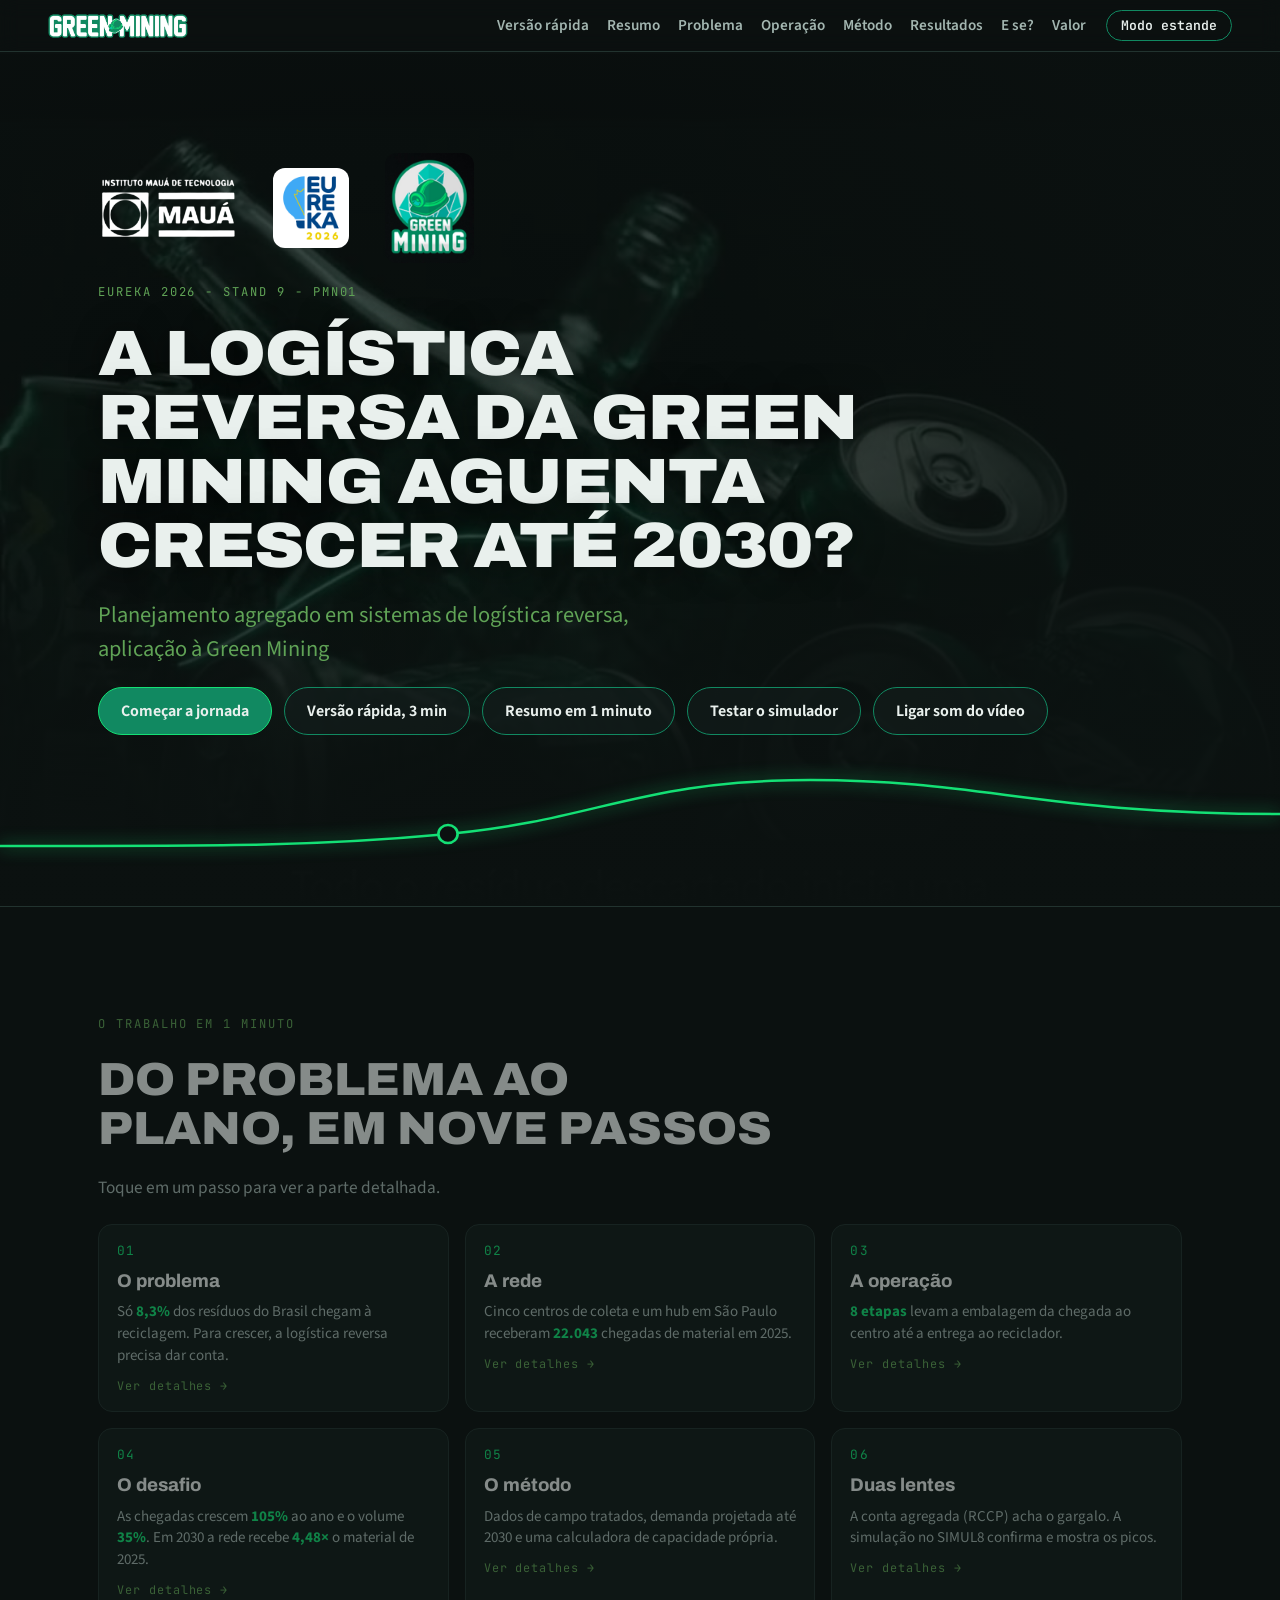
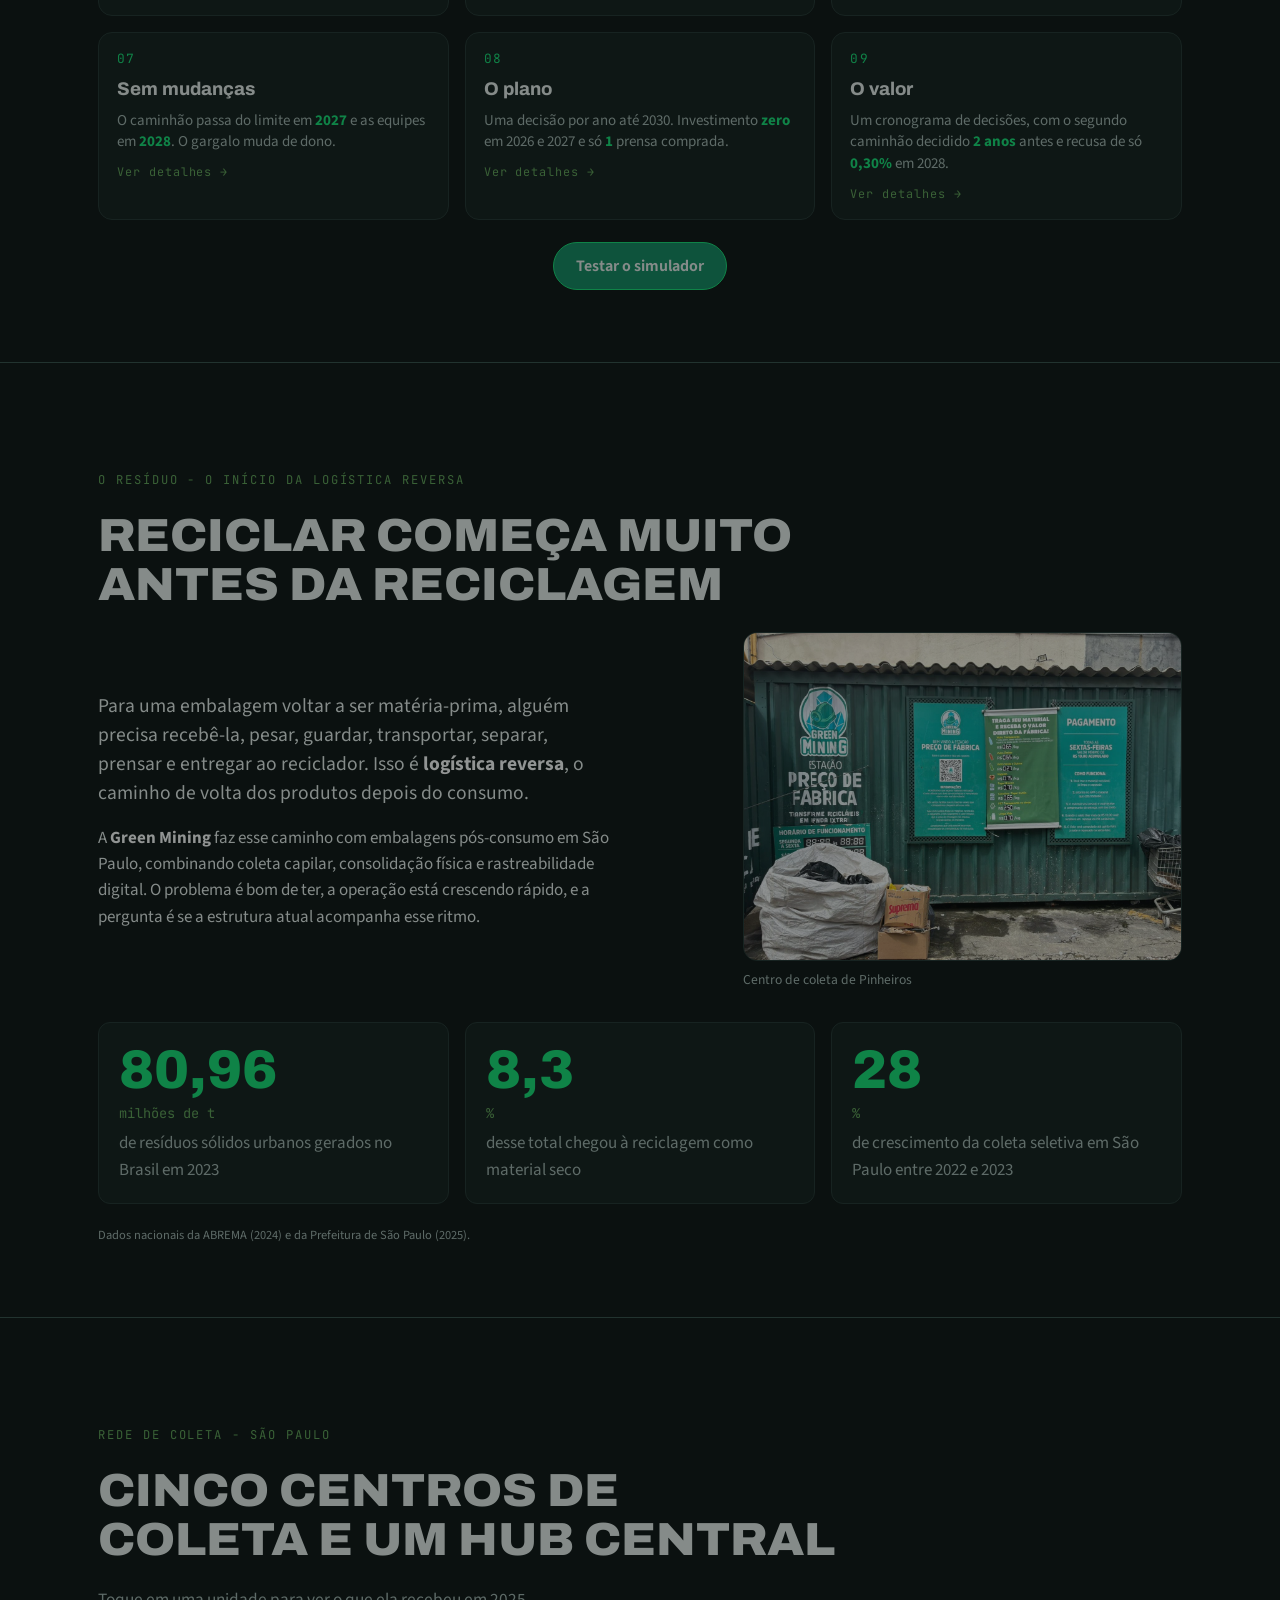
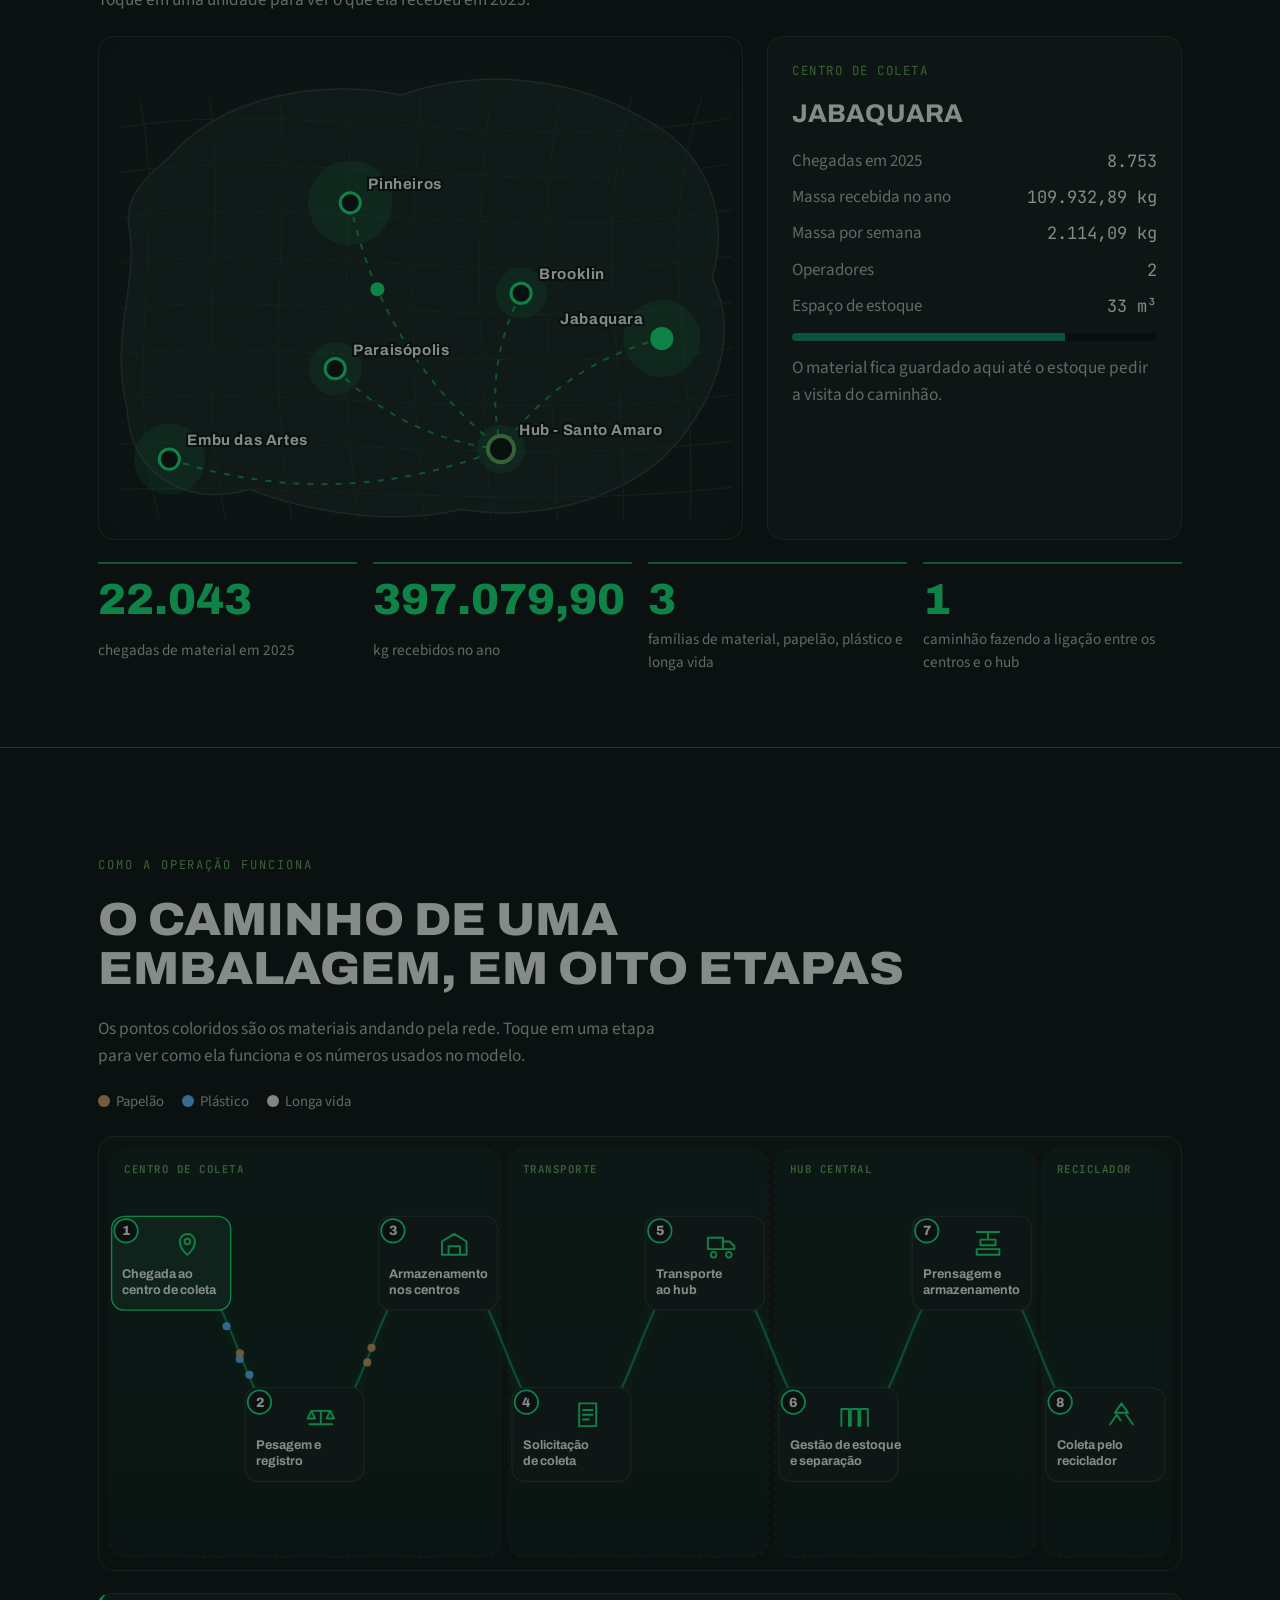
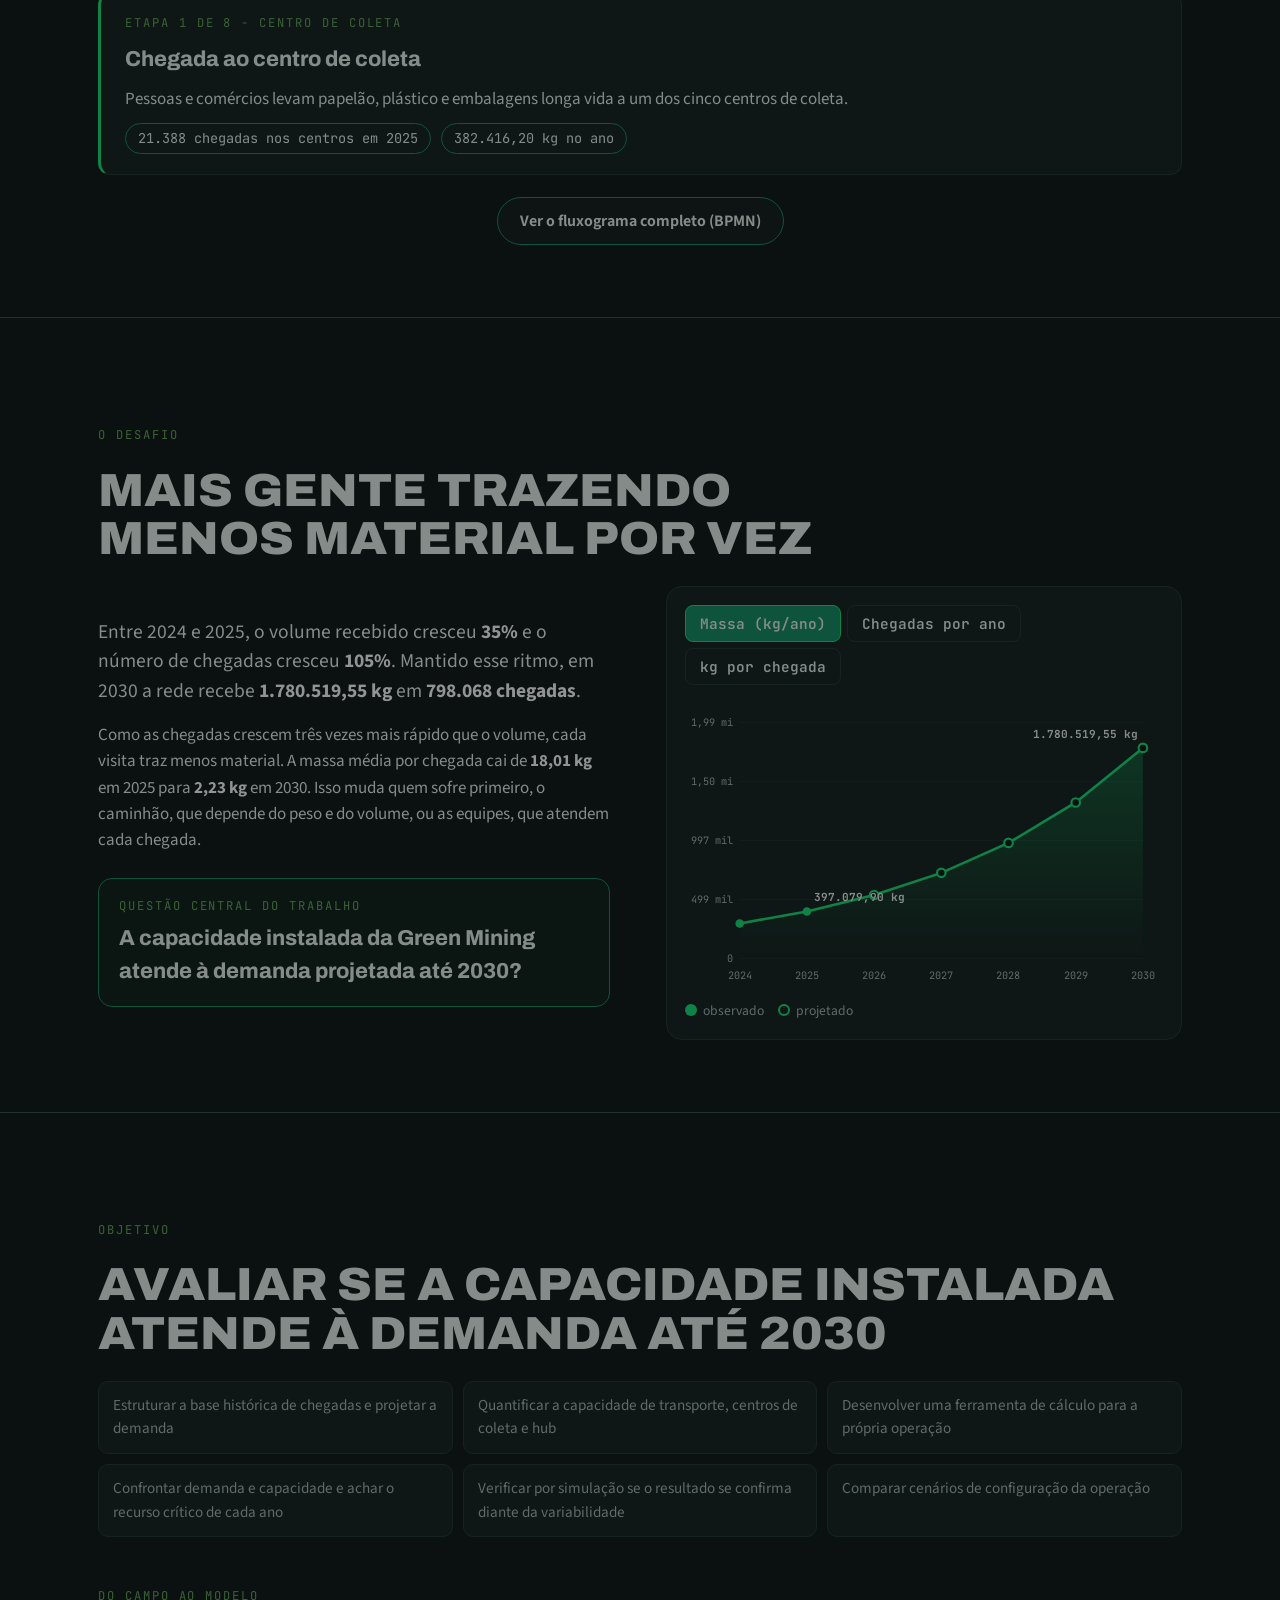
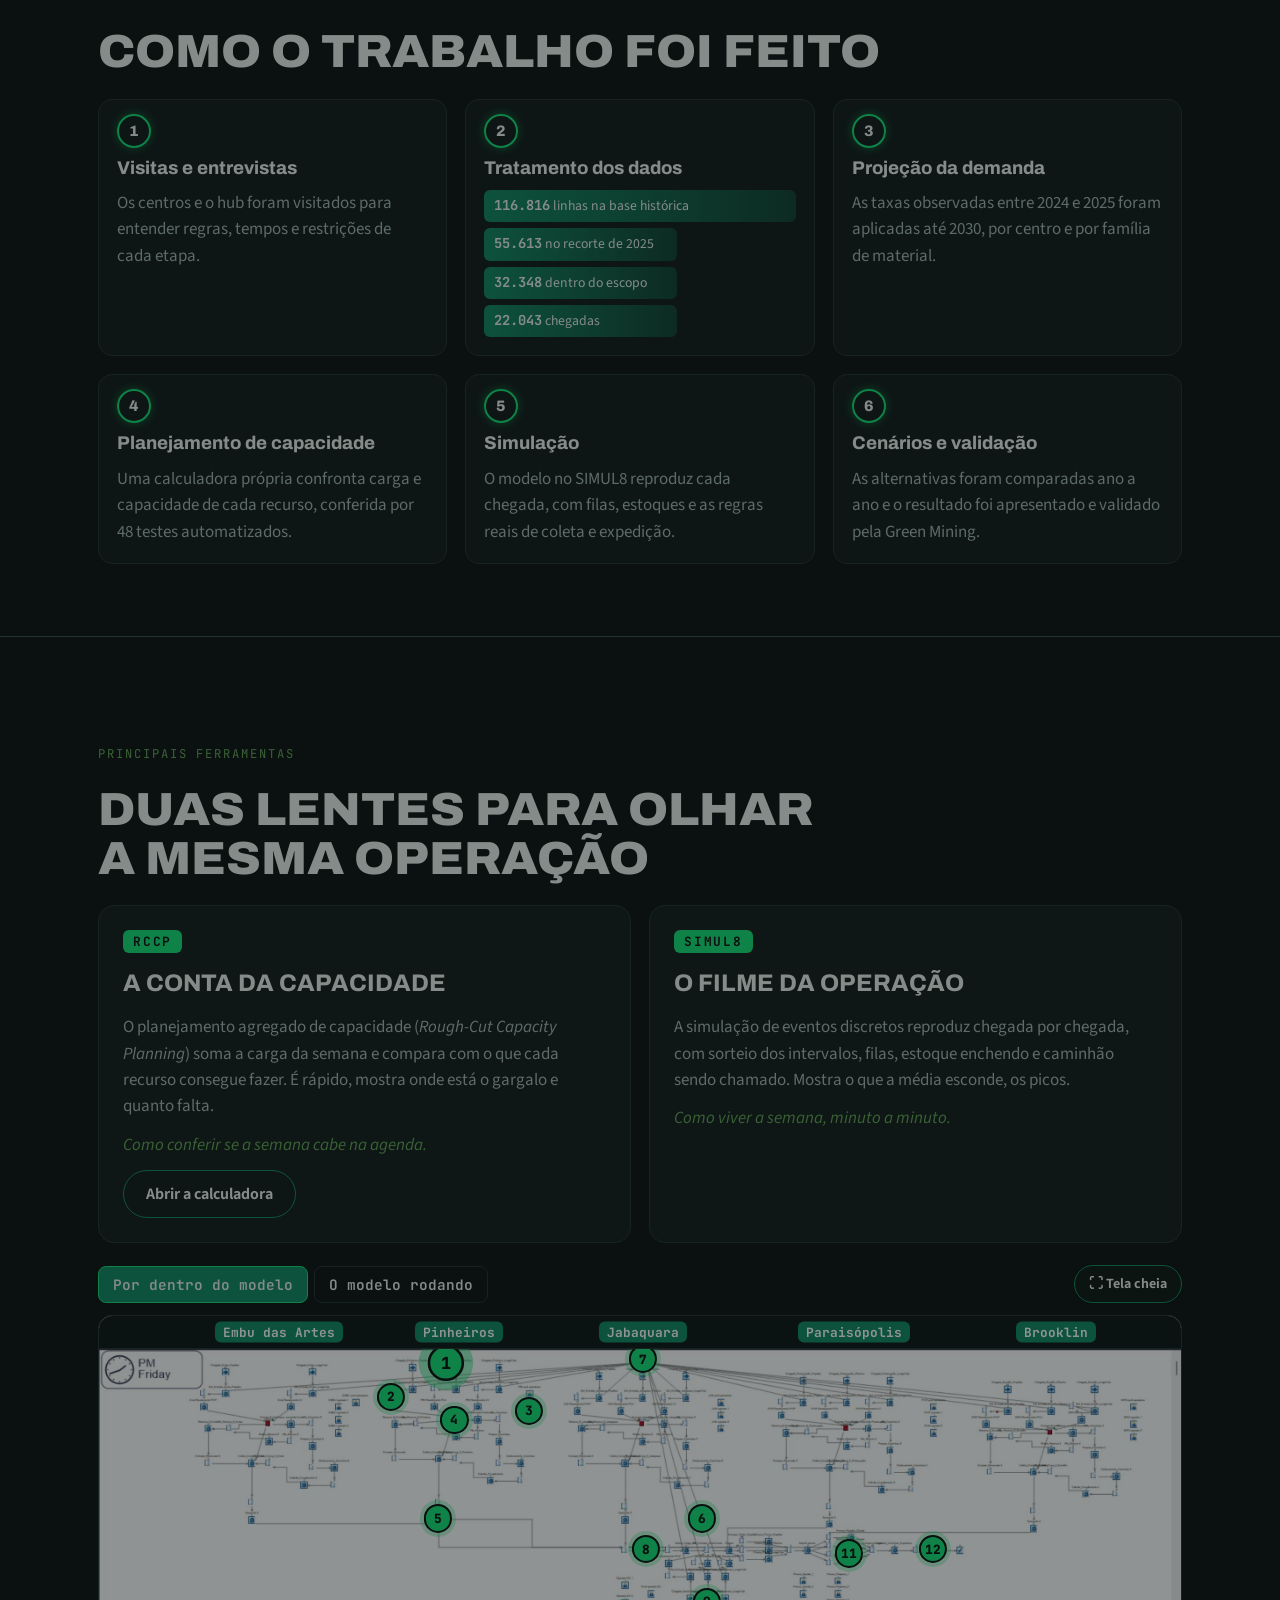
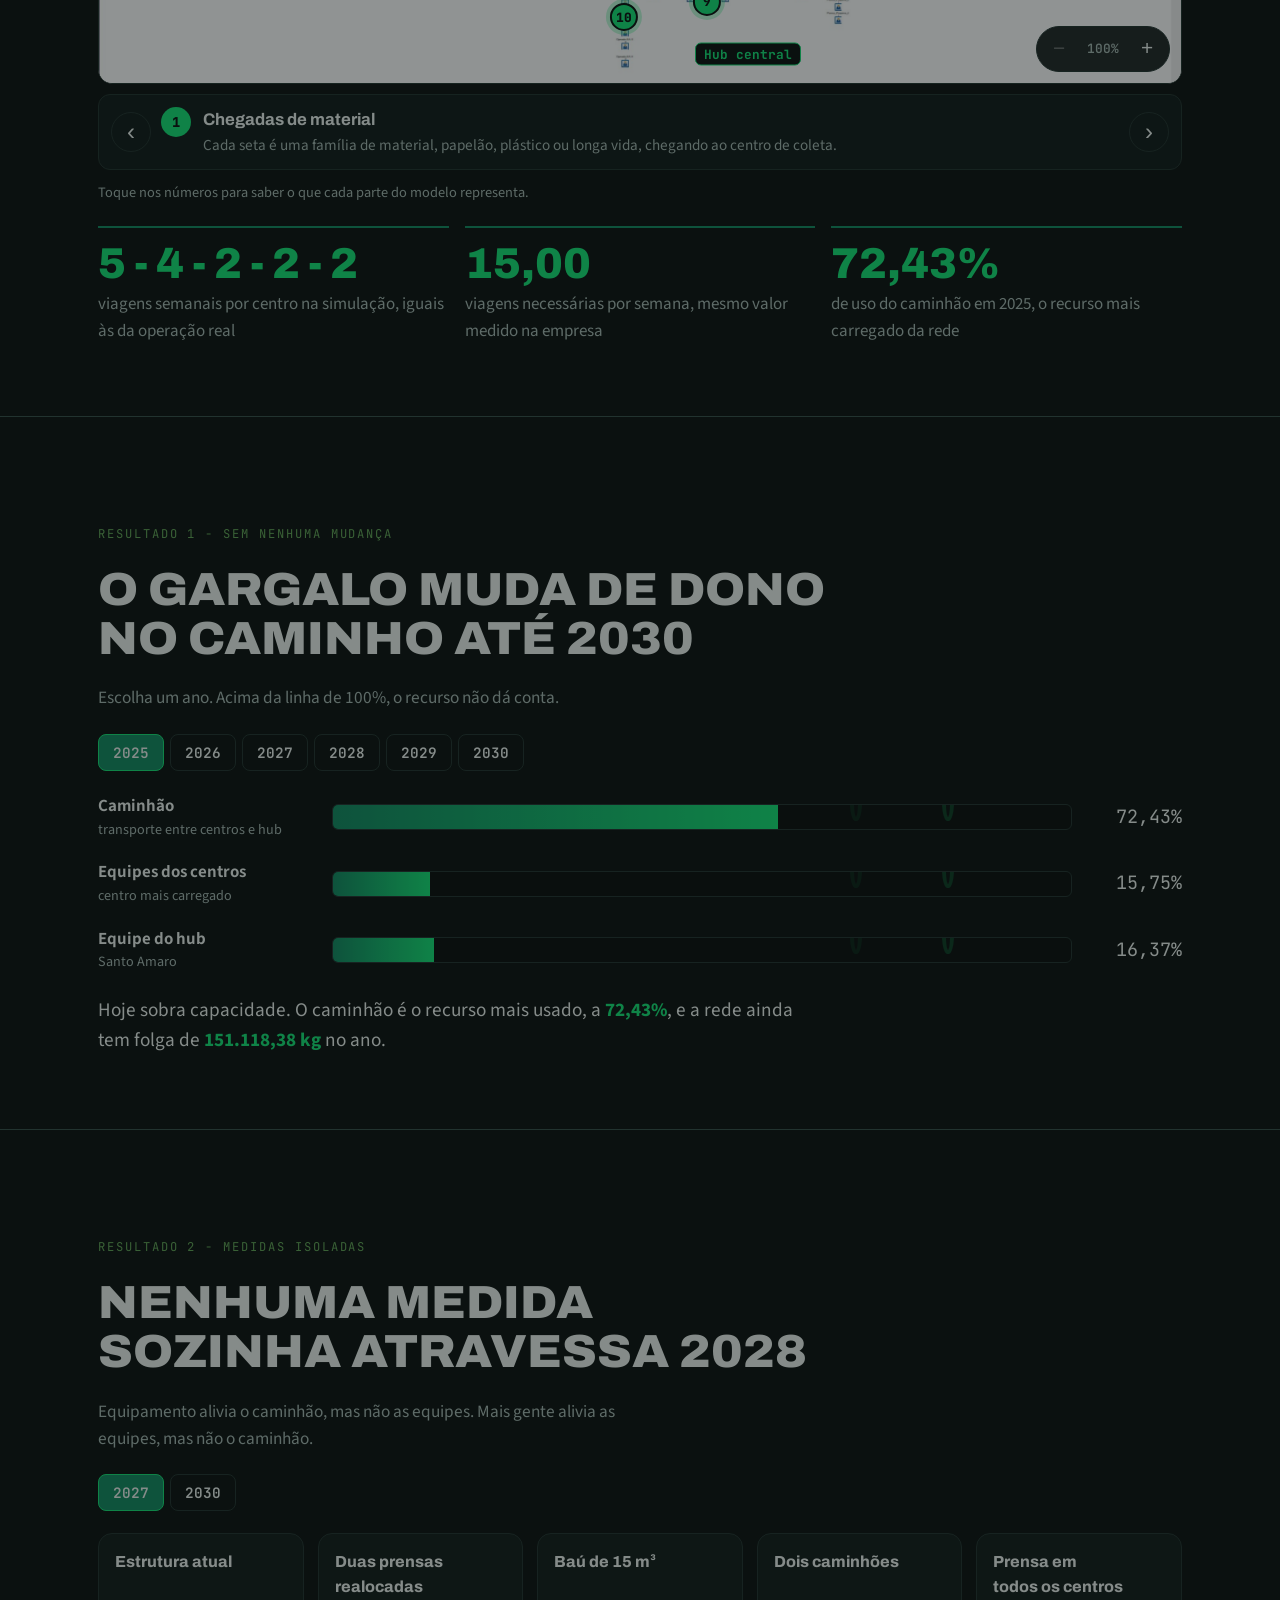
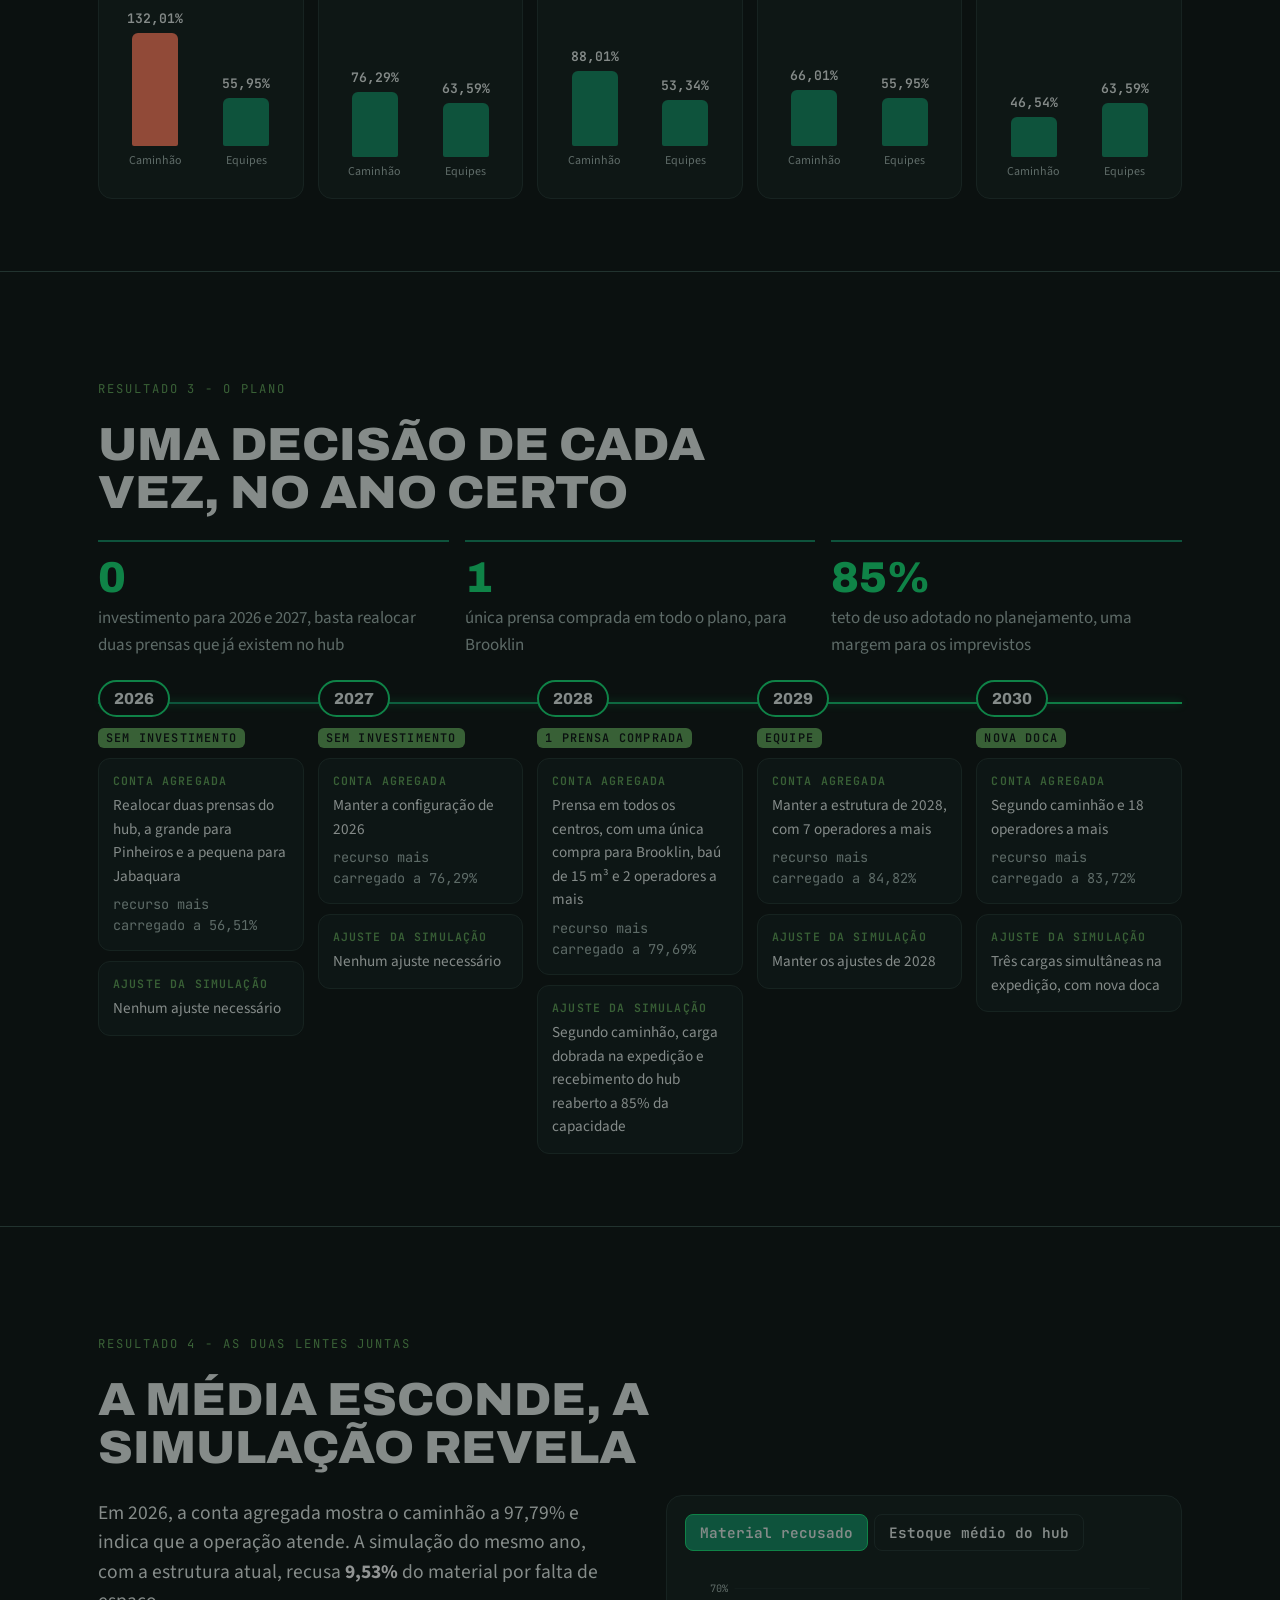
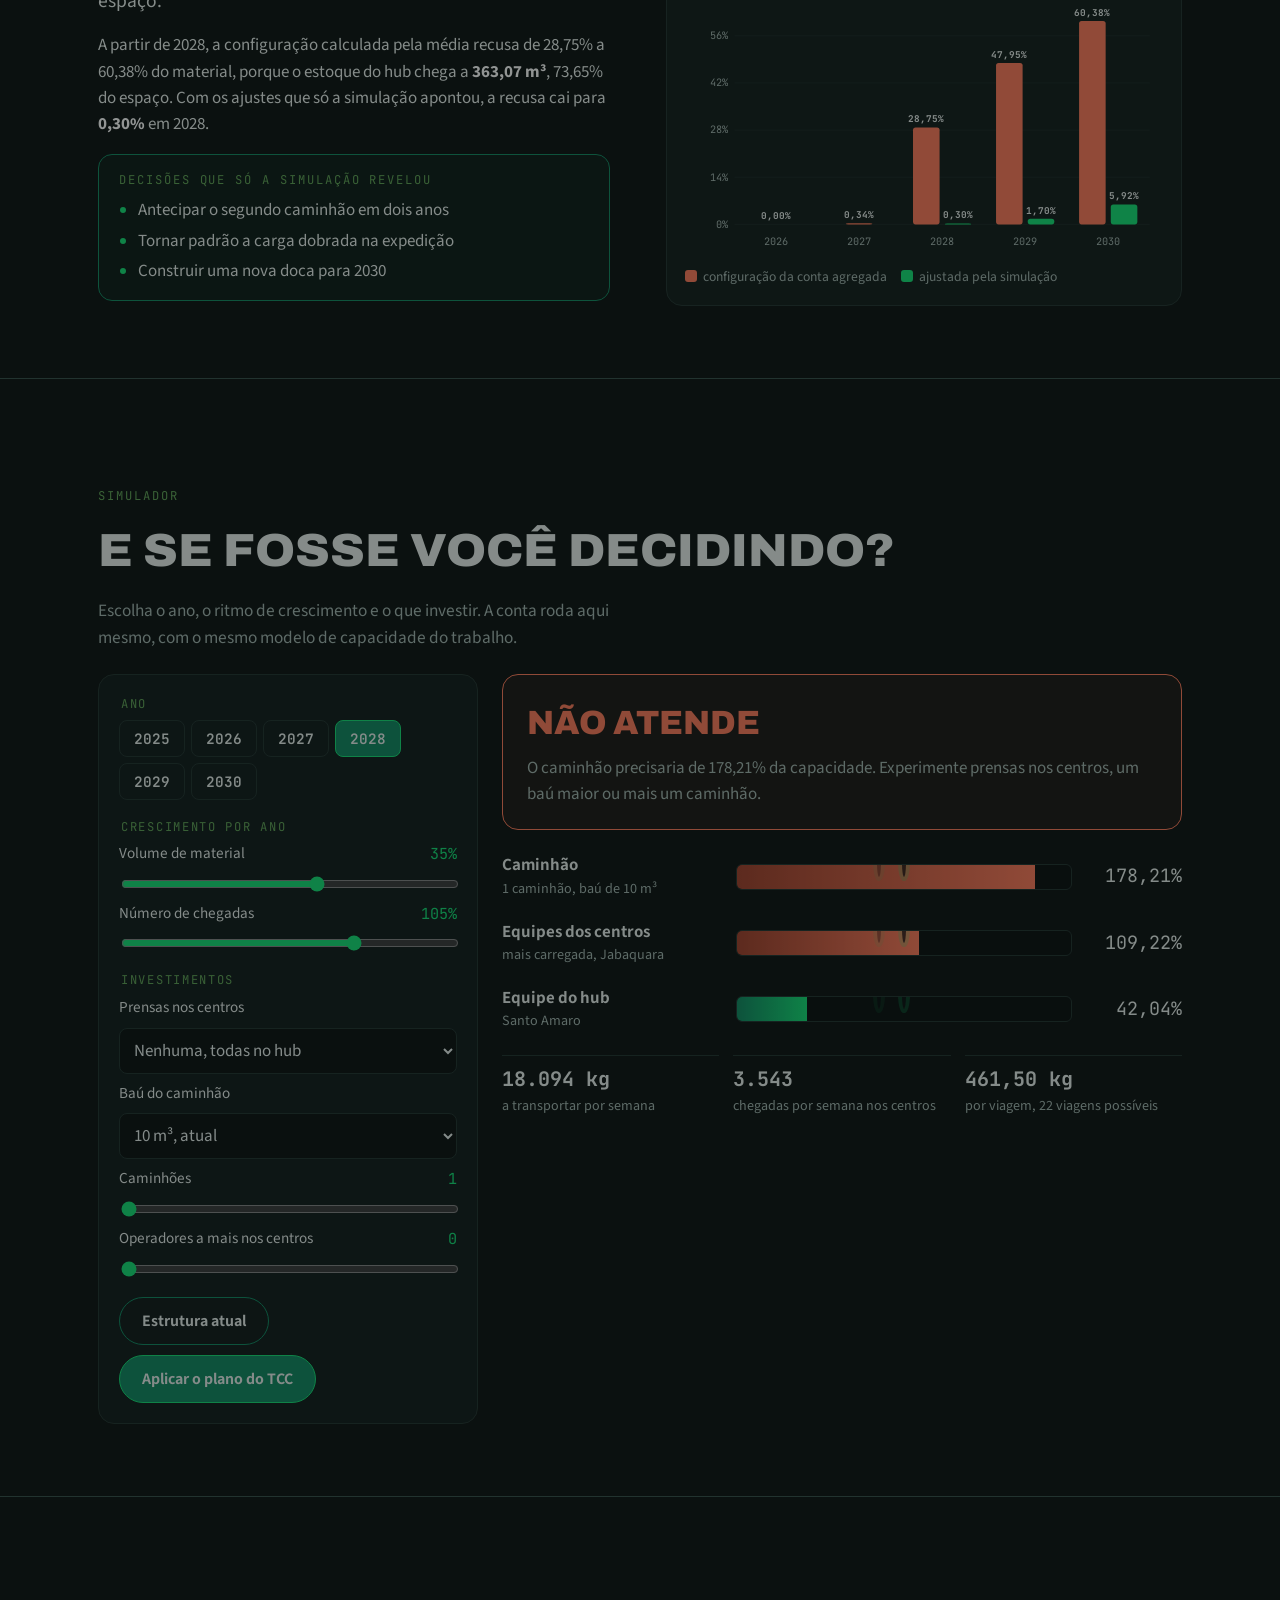
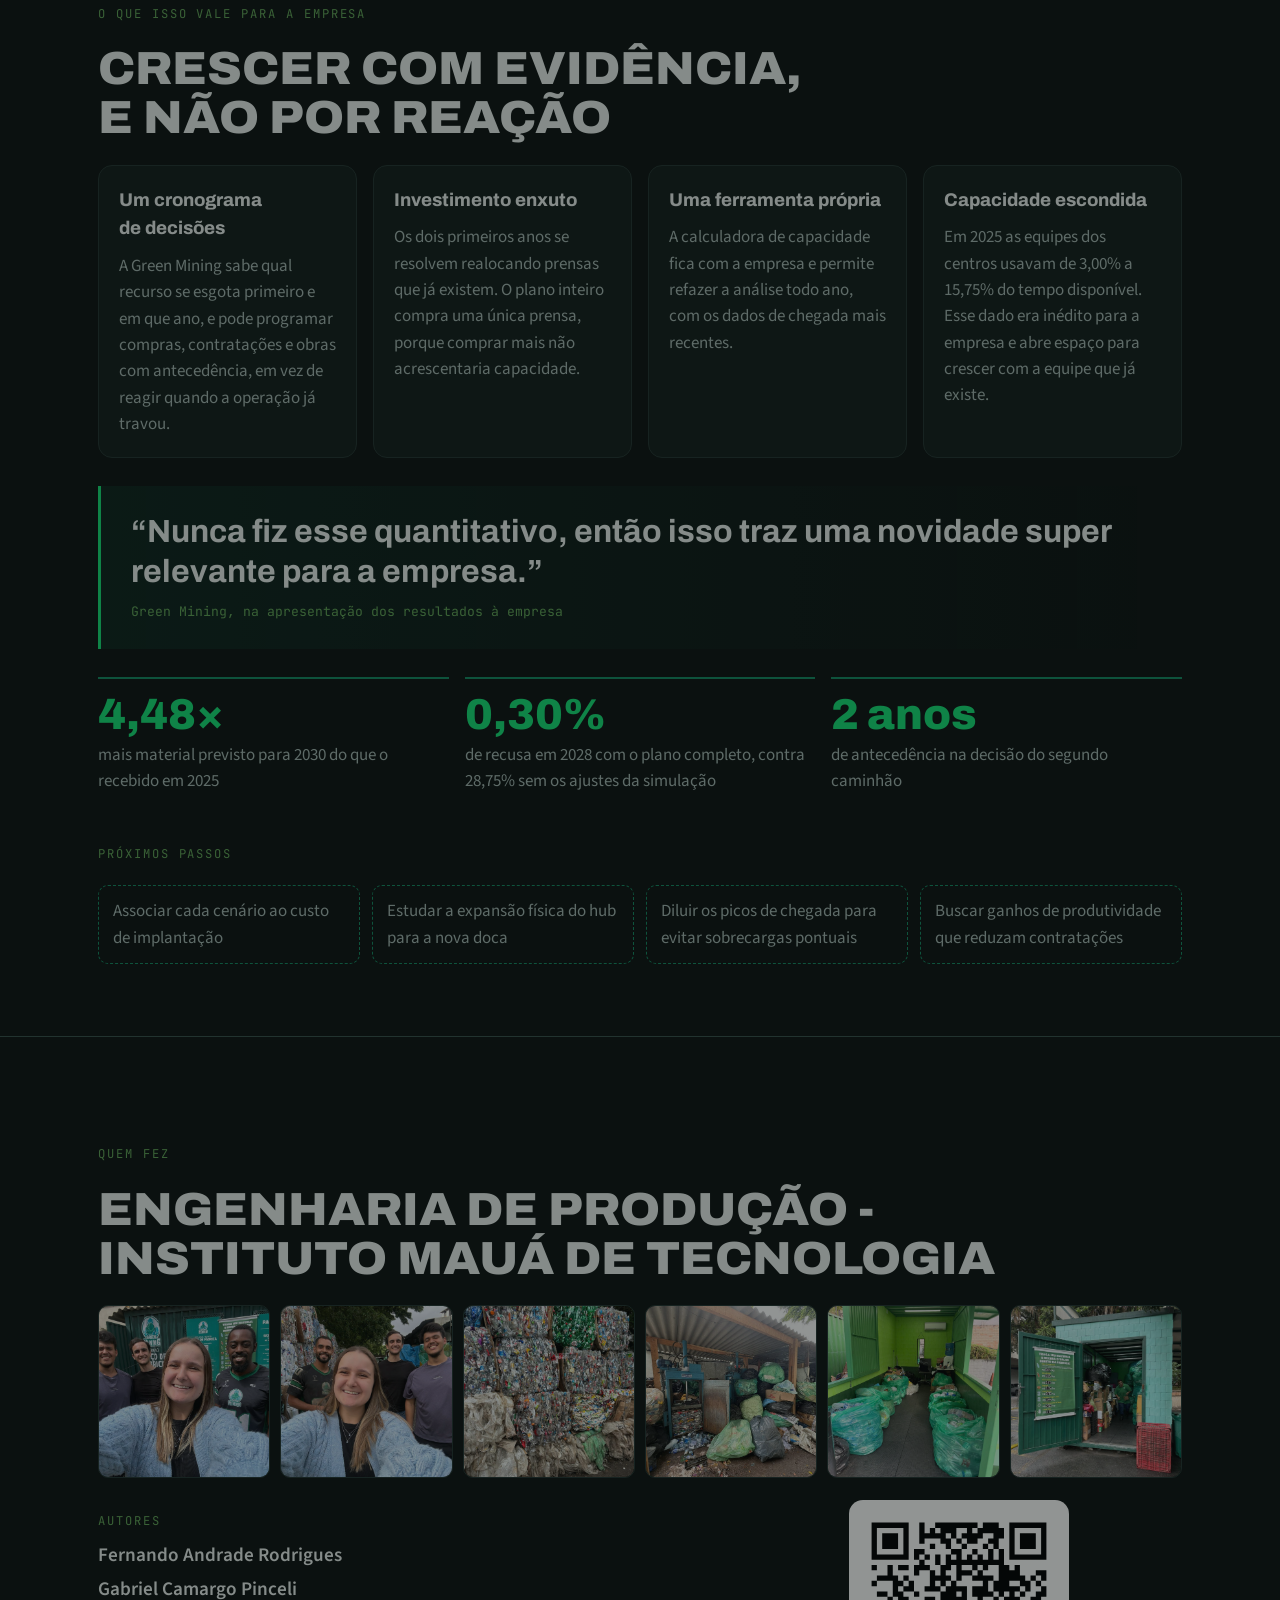
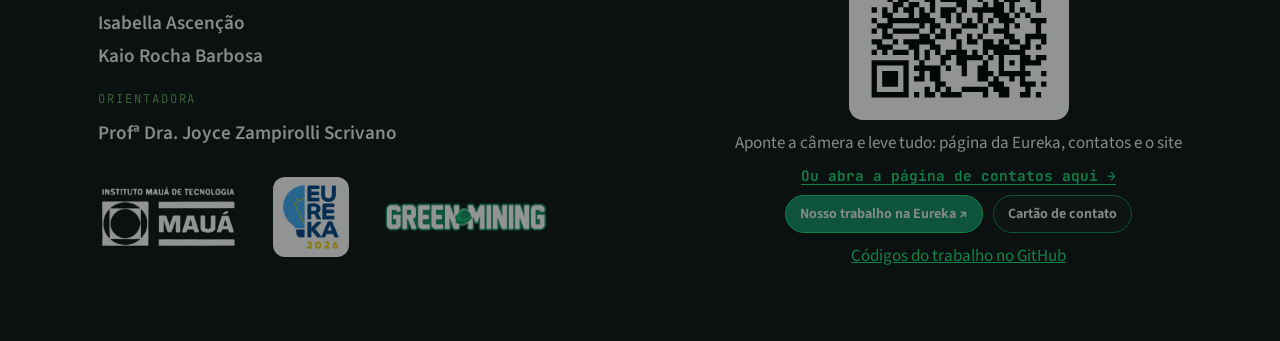
<file: index.html>
<!doctype html>
<html lang="pt-BR">
<head>
<meta charset="utf-8">
<meta name="viewport" content="width=device-width, initial-scale=1, viewport-fit=cover">
<title>Green Mining - Capacidade até 2030</title>
<meta name="description" content="Planejamento agregado em sistemas de logística reversa: aplicação à Green Mining. TCC de Engenharia de Produção do Instituto Mauá de Tecnologia, Eureka 2026.">
<meta name="theme-color" content="#0b1110">
<meta property="og:title" content="A logística reversa da Green Mining aguenta crescer até 2030?">
<meta property="og:description" content="Planejamento de capacidade e simulação de eventos discretos aplicados à Green Mining. Eureka 2026, Stand 9.">
<meta property="og:image" content="assets/img/teaser-capa.jpg">
<link rel="icon" href="assets/img/favicon.svg" type="image/svg+xml">
<link rel="preconnect" href="https://fonts.googleapis.com">
<link rel="preconnect" href="https://fonts.gstatic.com" crossorigin>
<link rel="stylesheet" href="https://fonts.googleapis.com/css2?family=Archivo:wdth,wght@75..125,500..900&family=Source+Sans+3:ital,wght@0,400;0,600;0,700;1,400&family=JetBrains+Mono:wght@400;600&display=swap">
<link rel="stylesheet" href="assets/css/style.css?v=20261015d">
</head>
<body>

<header class="barra" id="barra">
  <a class="barra-marca" href="#inicio" aria-label="Início">
    <img src="assets/img/logo-green-mining.png" alt="Green Mining" width="1920" height="361">
  </a>
  <nav class="barra-nav" aria-label="Seções">
    <a href="rapido/">Versão rápida</a>
    <a href="#resumo">Resumo</a>
    <a href="#problema">Problema</a>
    <a href="#operacao">Operação</a>
    <a href="#metodo">Método</a>
    <a href="#resultados">Resultados</a>
    <a href="#e-se">E se?</a>
    <a href="#valor">Valor</a>
  </nav>
  <button class="botao-estande" id="botao-estande" type="button" aria-pressed="false" title="Tela cheia com apresentação automática">Modo estande</button>
</header>

<div class="trilho-linha" aria-hidden="true"><span id="progresso"></span></div>

<main>

<!-- 1. ABERTURA -->
<section class="tela abertura" id="inicio" data-titulo="Início">
  <video class="abertura-video" id="teaser" src="assets/video/teaser.mp4" poster="assets/img/teaser-capa.jpg" autoplay muted loop playsinline aria-hidden="true"></video>
  <div class="abertura-veu"></div>
  <div class="abertura-conteudo">
    <div class="logos">
      <img src="assets/img/logo-maua.png" alt="Instituto Mauá de Tecnologia" class="logo-maua" id="logo-maua">
      <img src="assets/img/logo-eureka.png" alt="Eureka 2026" class="logo-eureka">
      <img src="assets/img/selo-green-mining.jpg" alt="Green Mining" class="logo-selo">
    </div>
    <p class="olho">Eureka 2026 - Stand 9 - PMN01</p>
    <h1>A logística reversa da Green Mining aguenta crescer até&nbsp;2030?</h1>
    <p class="abertura-sub">Planejamento agregado em sistemas de logística reversa, aplicação à Green Mining</p>
    <div class="acoes">
      <a class="botao botao-cheio" href="#problema">Começar a jornada</a>
      <a class="botao" href="rapido/">Versão rápida, 3 min</a>
      <a class="botao" href="#resumo">Resumo em 1 minuto</a>
      <a class="botao" href="#e-se">Testar o simulador</a>
      <button class="botao botao-som" id="botao-som" type="button" aria-pressed="false">Ligar som do vídeo</button>
    </div>
  </div>
  <svg class="linha-luz" viewBox="0 0 1200 120" preserveAspectRatio="none" aria-hidden="true">
    <path d="M0,96 C220,96 300,96 420,84 C560,70 600,30 760,30 C920,30 980,64 1200,64"/>
    <circle cx="420" cy="84" r="9"/>
  </svg>
</section>

<!-- 1b. RESUMO -->
<section class="tela" id="resumo" data-titulo="Resumo">
  <div class="caixa">
    <p class="olho">O trabalho em 1 minuto</p>
    <h2>Do problema ao plano, em nove passos</h2>
    <p class="lead">Toque em um passo para ver a parte detalhada.</p>
    <ol class="resumo-grade">
      <li><a href="#problema"><span class="resumo-n">01</span><h3>O problema</h3><p>Só <b>8,3%</b> dos resíduos do Brasil chegam à reciclagem. Para crescer, a logística reversa precisa dar conta.</p></a></li>
      <li><a href="#rede"><span class="resumo-n">02</span><h3>A rede</h3><p>Cinco centros de coleta e um hub em São Paulo receberam <b>22.043</b> chegadas de material em 2025.</p></a></li>
      <li><a href="#operacao"><span class="resumo-n">03</span><h3>A operação</h3><p><b>8 etapas</b> levam a embalagem da chegada ao centro até a entrega ao reciclador.</p></a></li>
      <li><a href="#desafio"><span class="resumo-n">04</span><h3>O desafio</h3><p>As chegadas crescem <b>105%</b> ao ano e o volume <b>35%</b>. Em 2030 a rede recebe <b>4,48×</b> o material de 2025.</p></a></li>
      <li><a href="#metodo"><span class="resumo-n">05</span><h3>O método</h3><p>Dados de campo tratados, demanda projetada até 2030 e uma calculadora de capacidade própria.</p></a></li>
      <li><a href="#lentes"><span class="resumo-n">06</span><h3>Duas lentes</h3><p>A conta agregada (RCCP) acha o gargalo. A simulação no SIMUL8 confirma e mostra os picos.</p></a></li>
      <li><a href="#resultados"><span class="resumo-n">07</span><h3>Sem mudanças</h3><p>O caminhão passa do limite em <b>2027</b> e as equipes em <b>2028</b>. O gargalo muda de dono.</p></a></li>
      <li><a href="#plano"><span class="resumo-n">08</span><h3>O plano</h3><p>Uma decisão por ano até 2030. Investimento <b>zero</b> em 2026 e 2027 e só <b>1</b> prensa comprada.</p></a></li>
      <li><a href="#valor"><span class="resumo-n">09</span><h3>O valor</h3><p>Um cronograma de decisões, com o segundo caminhão decidido <b>2 anos</b> antes e recusa de só <b>0,30%</b> em 2028.</p></a></li>
    </ol>
    <div class="acoes acoes-centro">
      <a class="botao botao-cheio" href="#e-se">Testar o simulador</a>
    </div>
  </div>
</section>

<!-- 2. PROBLEMA -->
<section class="tela" id="problema" data-titulo="O resíduo">
  <div class="caixa">
    <p class="olho">O resíduo - o início da logística reversa</p>
    <h2>Reciclar começa muito antes da reciclagem</h2>
    <div class="duas-colunas">
      <div class="texto">
        <p class="grande">Para uma embalagem voltar a ser matéria-prima, alguém precisa recebê-la, pesar, guardar, transportar, separar, prensar e entregar ao reciclador. Isso é <strong>logística reversa</strong>, o caminho de volta dos produtos depois do consumo.</p>
        <p>A <strong>Green Mining</strong> faz esse caminho com embalagens pós-consumo em São Paulo, combinando coleta capilar, consolidação física e rastreabilidade digital. O problema é bom de ter, a operação está crescendo rápido, e a pergunta é se a estrutura atual acompanha esse ritmo.</p>
      </div>
      <figure class="foto-moldura">
        <img src="assets/img/cc-pinheiros.jpg" alt="Centro de coleta da Green Mining em Pinheiros" loading="lazy">
        <figcaption>Centro de coleta de Pinheiros</figcaption>
      </figure>
    </div>
    <div class="numeros-contexto">
      <div class="numero"><span class="num" data-conta="80.96" data-casas="2">80,96</span><span class="un">milhões de t</span><p>de resíduos sólidos urbanos gerados no Brasil em 2023</p></div>
      <div class="numero"><span class="num" data-conta="8.3" data-casas="1">8,3</span><span class="un">%</span><p>desse total chegou à reciclagem como material seco</p></div>
      <div class="numero"><span class="num" data-conta="28" data-casas="0">28</span><span class="un">%</span><p>de crescimento da coleta seletiva em São Paulo entre 2022 e 2023</p></div>
    </div>
    <p class="fonte-mini">Dados nacionais da ABREMA (2024) e da Prefeitura de São Paulo (2025).</p>
  </div>
</section>

<!-- 3. A REDE -->
<section class="tela" id="rede" data-titulo="A rede">
  <div class="caixa">
    <p class="olho">Rede de coleta - São Paulo</p>
    <h2>Cinco centros de coleta e um hub central</h2>
    <p class="lead">Toque em uma unidade para ver o que ela recebeu em 2025.</p>
    <div class="rede-grade">
      <div class="mapa-caixa">
        <svg class="mapa" id="mapa" viewBox="0 0 640 500" role="img" aria-label="Mapa estilizado da rede da Green Mining"></svg>
      </div>
      <aside class="ficha" id="ficha" aria-live="polite"></aside>
    </div>
    <div class="contadores">
      <div><span class="num" data-conta="22043" data-casas="0">22.043</span><p>chegadas de material em 2025</p></div>
      <div><span class="num" data-conta="397079.9" data-casas="2">397.079,90</span><p>kg recebidos no ano</p></div>
      <div><span class="num">3</span><p>famílias de material, papelão, plástico e longa vida</p></div>
      <div><span class="num">1</span><p>caminhão fazendo a ligação entre os centros e o hub</p></div>
    </div>
  </div>
</section>

<!-- 4. OPERAÇÃO -->
<section class="tela" id="operacao" data-titulo="Operação">
  <div class="caixa">
    <p class="olho">Como a operação funciona</p>
    <h2>O caminho de uma embalagem, em oito etapas</h2>
    <p class="lead">Os pontos coloridos são os materiais andando pela rede. Toque em uma etapa para ver como ela funciona e os números usados no modelo.</p>
    <div class="legenda-materiais">
      <span><i class="m-papelao"></i>Papelão</span><span><i class="m-plastico"></i>Plástico</span><span><i class="m-longavida"></i>Longa vida</span>
    </div>
    <div class="fluxo-caixa">
      <svg class="fluxo" id="fluxo" viewBox="0 0 1200 480" role="img" aria-label="Fluxo animado das oito etapas da operação"></svg>
    </div>
    <div class="etapa-painel" id="etapa-painel" aria-live="polite"></div>
    <div class="acoes acoes-centro">
      <button class="botao" type="button" id="abrir-bpmn">Ver o fluxograma completo (BPMN)</button>
    </div>
  </div>
</section>

<!-- 5. DESAFIO -->
<section class="tela" id="desafio" data-titulo="O desafio">
  <div class="caixa">
    <p class="olho">O desafio</p>
    <h2>Mais gente trazendo menos material por vez</h2>
    <div class="duas-colunas duas-colunas-largo">
      <div class="texto">
        <p class="grande">Entre 2024 e 2025, o volume recebido cresceu <strong>35%</strong> e o número de chegadas cresceu <strong>105%</strong>. Mantido esse ritmo, em 2030 a rede recebe <strong>1.780.519,55 kg</strong> em <strong>798.068 chegadas</strong>.</p>
        <p>Como as chegadas crescem três vezes mais rápido que o volume, cada visita traz menos material. A massa média por chegada cai de <strong>18,01 kg</strong> em 2025 para <strong>2,23 kg</strong> em 2030. Isso muda quem sofre primeiro, o caminhão, que depende do peso e do volume, ou as equipes, que atendem cada chegada.</p>
        <div class="pergunta">
          <span class="olho">Questão central do trabalho</span>
          <p>A capacidade instalada da Green Mining atende à demanda projetada até 2030?</p>
        </div>
      </div>
      <div class="grafico-caixa">
        <div class="alternar" role="group" aria-label="Indicador">
          <button type="button" class="ativo" data-serie="massa" aria-pressed="true">Massa (kg/ano)</button>
          <button type="button" data-serie="chegadas" aria-pressed="false">Chegadas por ano</button>
          <button type="button" data-serie="porChegada" aria-pressed="false">kg por chegada</button>
        </div>
        <svg class="grafico" id="grafico-demanda" viewBox="0 0 560 340" role="img" aria-label="Demanda observada e projetada de 2024 a 2030"></svg>
        <p class="nota-grafico"><span class="ponto-obs"></span>observado <span class="ponto-proj"></span>projetado</p>
      </div>
    </div>
  </div>
</section>

<!-- 6. OBJETIVO E MÉTODO -->
<section class="tela" id="metodo" data-titulo="Método">
  <div class="caixa">
    <p class="olho">Objetivo</p>
    <h2>Avaliar se a capacidade instalada atende à demanda até 2030</h2>
    <ul class="objetivos">
      <li>Estruturar a base histórica de chegadas e projetar a demanda</li>
      <li>Quantificar a capacidade de transporte, centros de coleta e hub</li>
      <li>Desenvolver uma ferramenta de cálculo para a própria operação</li>
      <li>Confrontar demanda e capacidade e achar o recurso crítico de cada ano</li>
      <li>Verificar por simulação se o resultado se confirma diante da variabilidade</li>
      <li>Comparar cenários de configuração da operação</li>
    </ul>

    <p class="olho espaco-topo">Do campo ao modelo</p>
    <h2>Como o trabalho foi feito</h2>
    <ol class="passos" id="passos">
      <li><h3>Visitas e entrevistas</h3><p>Os centros e o hub foram visitados para entender regras, tempos e restrições de cada etapa.</p></li>
      <li><h3>Tratamento dos dados</h3>
        <div class="funil" aria-label="Funil do tratamento da base">
          <div style="--w:100%"><b>116.816</b> linhas na base histórica</div>
          <div style="--w:47.6%"><b>55.613</b> no recorte de 2025</div>
          <div style="--w:27.7%"><b>32.348</b> dentro do escopo</div>
          <div style="--w:18.9%"><b>22.043</b> chegadas</div>
        </div>
      </li>
      <li><h3>Projeção da demanda</h3><p>As taxas observadas entre 2024 e 2025 foram aplicadas até 2030, por centro e por família de material.</p></li>
      <li><h3>Planejamento de capacidade</h3><p>Uma calculadora própria confronta carga e capacidade de cada recurso, conferida por 48 testes automatizados.</p></li>
      <li><h3>Simulação</h3><p>O modelo no SIMUL8 reproduz cada chegada, com filas, estoques e as regras reais de coleta e expedição.</p></li>
      <li><h3>Cenários e validação</h3><p>As alternativas foram comparadas ano a ano e o resultado foi apresentado e validado pela Green Mining.</p></li>
    </ol>
  </div>
</section>

<!-- 7. DUAS LENTES -->
<section class="tela" id="lentes" data-titulo="Duas lentes">
  <div class="caixa">
    <p class="olho">Principais ferramentas</p>
    <h2>Duas lentes para olhar a mesma operação</h2>
    <div class="lentes">
      <article class="lente">
        <span class="lente-tag">RCCP</span>
        <h3>A conta da capacidade</h3>
        <p>O planejamento agregado de capacidade (<em>Rough-Cut Capacity Planning</em>) soma a carga da semana e compara com o que cada recurso consegue fazer. É rápido, mostra onde está o gargalo e quanto falta.</p>
        <p class="analogia">Como conferir se a semana cabe na agenda.</p>
        <a class="botao" href="https://fernandoanr.github.io/rccp-green-mining/" target="_blank" rel="noopener">Abrir a calculadora</a>
      </article>
      <article class="lente">
        <span class="lente-tag">SIMUL8</span>
        <h3>O filme da operação</h3>
        <p>A simulação de eventos discretos reproduz chegada por chegada, com sorteio dos intervalos, filas, estoque enchendo e caminhão sendo chamado. Mostra o que a média esconde, os picos.</p>
        <p class="analogia">Como viver a semana, minuto a minuto.</p>
      </article>
    </div>
    <div class="midia" id="midia">
      <div class="midia-topo">
        <div class="alternar" role="tablist" aria-label="Imagem ou vídeo do modelo" id="midia-abas">
          <button type="button" role="tab" class="ativo" aria-selected="true" data-slide="0">Por dentro do modelo</button>
          <button type="button" role="tab" aria-selected="false" data-slide="1">O modelo rodando</button>
        </div>
        <button type="button" class="botao botao-mini" id="tela-cheia" aria-label="Ver em tela cheia">⛶ Tela cheia</button>
      </div>
      <div class="midia-janela">
        <div class="midia-trilho" id="midia-trilho">
          <div class="midia-slide" role="tabpanel" aria-label="Por dentro do modelo">
            <div class="modelo" id="modelo">
              <div class="modelo-quadro">
              <div class="zoom" role="group" aria-label="Zoom da imagem">
                <button type="button" id="zoom-menos" aria-label="Diminuir zoom">−</button>
                <span id="zoom-valor" aria-live="polite">100%</span>
                <button type="button" id="zoom-mais" aria-label="Aumentar zoom">+</button>
              </div>
              <div class="modelo-img" id="modelo-quadro">
                <div class="modelo-faixa" id="modelo-faixa"></div>
                <div class="modelo-tela" id="modelo-img">
                  <img src="assets/img/simul8-modelo-anotado.jpg" alt="Modelo de simulação da rede da Green Mining no SIMUL8, com os cinco centros de coleta no alto e o hub embaixo" width="2466" height="760">
                </div>
              </div>
              </div>
              <div class="modelo-info" aria-live="polite">
                <button type="button" class="seta" id="modelo-ant" aria-label="Elemento anterior">‹</button>
                <div class="modelo-info-texto"><span class="n" id="modelo-n">1</span><div><b id="modelo-titulo"></b><p id="modelo-texto"></p></div></div>
                <button type="button" class="seta" id="modelo-prox" aria-label="Próximo elemento">›</button>
              </div>
            </div>
          </div>
          <div class="midia-slide" role="tabpanel" aria-label="O modelo rodando">
            <figure class="video-simul8" id="video-simul8">
              <div class="video-moldura">
                <video id="simul8" controls muted playsinline loop preload="metadata" poster="assets/img/simul8-modelo-anotado.jpg">
                  <source src="assets/video/simul8.mp4" type="video/mp4">
                </video>
              </div>
              <div class="video-controles">
                <span class="olho">Velocidade</span>
                <div class="alternar" role="group" aria-label="Velocidade do vídeo" id="velocidade">
                  <button type="button" class="ativo" data-v="1" aria-pressed="true">1×</button>
                  <button type="button" data-v="2" aria-pressed="false">2×</button>
                  <button type="button" data-v="4" aria-pressed="false">4×</button>
                  <button type="button" data-v="8" aria-pressed="false">8×</button>
                  <button type="button" data-v="16" aria-pressed="false">16×</button>
                </div>
              </div>
            </figure>
          </div>
        </div>
      </div>
      <p class="midia-legenda" id="midia-legenda">Toque nos números para saber o que cada parte do modelo representa.<span class="so-celular"> Arraste a imagem para os lados.</span></p>
    </div>
    <div class="validacao">
      <div><span class="num">5 - 4 - 2 - 2 - 2</span><p>viagens semanais por centro na simulação, iguais às da operação real</p></div>
      <div><span class="num">15,00</span><p>viagens necessárias por semana, mesmo valor medido na empresa</p></div>
      <div><span class="num">72,43%</span><p>de uso do caminhão em 2025, o recurso mais carregado da rede</p></div>
    </div>
  </div>
</section>

<!-- 8. RESULTADOS -->
<section class="tela" id="resultados" data-titulo="Resultados">
  <div class="caixa">
    <p class="olho">Resultado 1 - sem nenhuma mudança</p>
    <h2>O gargalo muda de dono no caminho até 2030</h2>
    <p class="lead">Escolha um ano. Acima da linha de 100%, o recurso não dá conta.</p>
    <div class="anos" id="anos" role="group" aria-label="Ano"></div>
    <div class="barras" id="barras-sem"></div>
    <p class="recado" id="recado-sem" aria-live="polite"></p>
  </div>
</section>

<section class="tela" id="isoladas" data-titulo="Medidas isoladas">
  <div class="caixa">
    <p class="olho">Resultado 2 - medidas isoladas</p>
    <h2>Nenhuma medida sozinha atravessa 2028</h2>
    <p class="lead">Equipamento alivia o caminhão, mas não as equipes. Mais gente alivia as equipes, mas não o caminhão.</p>
    <div class="alternar" role="group" aria-label="Ano" id="alternar-isoladas">
      <button type="button" class="ativo" data-ano="2027" aria-pressed="true">2027</button>
      <button type="button" data-ano="2030" aria-pressed="false">2030</button>
    </div>
    <div class="isoladas" id="isoladas-grade"></div>
  </div>
</section>

<section class="tela" id="plano" data-titulo="O plano">
  <div class="caixa">
    <p class="olho">Resultado 3 - o plano</p>
    <h2>Uma decisão de cada vez, no ano certo</h2>
    <div class="destaques">
      <div><span class="num">0</span><p>investimento para 2026 e 2027, basta realocar duas prensas que já existem no hub</p></div>
      <div><span class="num">1</span><p>única prensa comprada em todo o plano, para Brooklin</p></div>
      <div><span class="num">85%</span><p>teto de uso adotado no planejamento, uma margem para os imprevistos</p></div>
    </div>
    <ol class="linha-tempo" id="linha-tempo"></ol>
  </div>
</section>

<section class="tela" id="comparacao" data-titulo="A média esconde">
  <div class="caixa">
    <p class="olho">Resultado 4 - as duas lentes juntas</p>
    <h2>A média esconde, a simulação revela</h2>
    <div class="duas-colunas duas-colunas-largo">
      <div class="texto">
        <p class="grande">Em 2026, a conta agregada mostra o caminhão a 97,79% e indica que a operação atende. A simulação do mesmo ano, com a estrutura atual, recusa <strong>9,53%</strong> do material por falta de espaço.</p>
        <p>A partir de 2028, a configuração calculada pela média recusa de 28,75% a 60,38% do material, porque o estoque do hub chega a <strong>363,07 m³</strong>, 73,65% do espaço. Com os ajustes que só a simulação apontou, a recusa cai para <strong>0,30%</strong> em 2028.</p>
        <div class="tres-decisoes">
          <span class="olho">Decisões que só a simulação revelou</span>
          <ul>
            <li>Antecipar o segundo caminhão em dois anos</li>
            <li>Tornar padrão a carga dobrada na expedição</li>
            <li>Construir uma nova doca para 2030</li>
          </ul>
        </div>
      </div>
      <div class="grafico-caixa">
        <div class="alternar" role="group" aria-label="Indicador" id="alternar-comp">
          <button type="button" class="ativo" data-serie="recusa" aria-pressed="true">Material recusado</button>
          <button type="button" data-serie="estoque" aria-pressed="false">Estoque médio do hub</button>
        </div>
        <svg class="grafico" id="grafico-comp" viewBox="0 0 560 340" role="img" aria-label="Comparação entre a configuração calculada pela média e a ajustada pela simulação"></svg>
        <p class="nota-grafico"><span class="ponto-a"></span>configuração da conta agregada <span class="ponto-b"></span>ajustada pela simulação</p>
      </div>
    </div>
  </div>
</section>

<!-- 9. E SE -->
<section class="tela" id="e-se" data-titulo="E se?">
  <div class="caixa">
    <p class="olho">Simulador</p>
    <h2>E se fosse você decidindo?</h2>
    <p class="lead">Escolha o ano, o ritmo de crescimento e o que investir. A conta roda aqui mesmo, com o mesmo modelo de capacidade do trabalho.</p>
    <div class="ese">
      <form class="ese-controles" id="ese-form" onsubmit="return false">
        <fieldset>
          <legend>Ano</legend>
          <div class="anos" id="ese-anos" role="group" aria-label="Ano do simulador"></div>
        </fieldset>
        <fieldset>
          <legend>Crescimento por ano</legend>
          <label for="ese-massa">Volume de material <output id="out-massa">35%</output></label>
          <input type="range" id="ese-massa" min="0" max="60" step="5" value="35">
          <label for="ese-chegadas">Número de chegadas <output id="out-chegadas">105%</output></label>
          <input type="range" id="ese-chegadas" min="0" max="150" step="5" value="105">
        </fieldset>
        <fieldset>
          <legend>Investimentos</legend>
          <label for="ese-prensas">Prensas nos centros</label>
          <select id="ese-prensas">
            <option value="0">Nenhuma, todas no hub</option>
            <option value="1">Duas realocadas do hub</option>
            <option value="2">Em todos os centros</option>
          </select>
          <label for="ese-bau">Baú do caminhão</label>
          <select id="ese-bau">
            <option value="10">10 m³, atual</option>
            <option value="15">15 m³</option>
          </select>
          <label for="ese-caminhoes">Caminhões <output id="out-caminhoes">1</output></label>
          <input type="range" id="ese-caminhoes" min="1" max="4" step="1" value="1">
          <label for="ese-operadores">Operadores a mais nos centros <output id="out-operadores">0</output></label>
          <input type="range" id="ese-operadores" min="0" max="30" step="1" value="0">
        </fieldset>
        <div class="ese-botoes">
          <button type="button" class="botao" id="ese-atual">Estrutura atual</button>
          <button type="button" class="botao botao-cheio" id="ese-plano">Aplicar o plano do TCC</button>
        </div>
      </form>
      <div class="ese-resultado">
        <div class="veredito" id="ese-veredito" aria-live="polite"></div>
        <div class="barras" id="ese-barras"></div>
        <div class="ese-mini" id="ese-mini"></div>
      </div>
    </div>
  </div>
</section>

<!-- 10. VALOR -->
<section class="tela" id="valor" data-titulo="Valor">
  <div class="caixa">
    <p class="olho">O que isso vale para a empresa</p>
    <h2>Crescer com evidência, e não por reação</h2>
    <div class="valor-grade">
      <article><h3>Um cronograma de decisões</h3><p>A Green Mining sabe qual recurso se esgota primeiro e em que ano, e pode programar compras, contratações e obras com antecedência, em vez de reagir quando a operação já travou.</p></article>
      <article><h3>Investimento enxuto</h3><p>Os dois primeiros anos se resolvem realocando prensas que já existem. O plano inteiro compra uma única prensa, porque comprar mais não acrescentaria capacidade.</p></article>
      <article><h3>Uma ferramenta própria</h3><p>A calculadora de capacidade fica com a empresa e permite refazer a análise todo ano, com os dados de chegada mais recentes.</p></article>
      <article><h3>Capacidade escondida</h3><p>Em 2025 as equipes dos centros usavam de 3,00% a 15,75% do tempo disponível. Esse dado era inédito para a empresa e abre espaço para crescer com a equipe que já existe.</p></article>
    </div>
    <blockquote class="citacao">
      <p>“Nunca fiz esse quantitativo, então isso traz uma novidade super relevante para a empresa.”</p>
      <footer>Green Mining, na apresentação dos resultados à empresa</footer>
    </blockquote>
    <div class="impacto">
      <div><span class="num">4,48×</span><p>mais material previsto para 2030 do que o recebido em 2025</p></div>
      <div><span class="num">0,30%</span><p>de recusa em 2028 com o plano completo, contra 28,75% sem os ajustes da simulação</p></div>
      <div><span class="num">2 anos</span><p>de antecedência na decisão do segundo caminhão</p></div>
    </div>
    <p class="olho espaco-topo">Próximos passos</p>
    <ul class="proximos">
      <li>Associar cada cenário ao custo de implantação</li>
      <li>Estudar a expansão física do hub para a nova doca</li>
      <li>Diluir os picos de chegada para evitar sobrecargas pontuais</li>
      <li>Buscar ganhos de produtividade que reduzam contratações</li>
    </ul>
  </div>
</section>

<!-- 11. EQUIPE -->
<section class="tela" id="equipe" data-titulo="Equipe">
  <div class="caixa">
    <p class="olho">Quem fez</p>
    <h2>Engenharia de Produção - Instituto Mauá de Tecnologia</h2>
    <div class="galeria">
      <img src="assets/img/equipe-pinheiros.jpg" alt="Equipe em visita técnica ao centro de coleta de Pinheiros" loading="lazy">
      <img src="assets/img/equipe-hub.jpg" alt="Equipe em visita técnica ao hub central" loading="lazy">
      <img src="assets/img/fardos-hub.jpg" alt="Fardos prensados no hub central" loading="lazy">
      <img src="assets/img/prensa-hub.jpg" alt="Prensa e área de compactação no hub central" loading="lazy">
      <img src="assets/img/cc-brooklin.jpg" alt="Armazenamento no centro de coleta do Brooklin" loading="lazy">
      <img src="assets/img/cc-jabaquara.jpg" alt="Centro de coleta do Jabaquara" loading="lazy">
    </div>
    <div class="equipe-grade">
      <div class="nomes">
        <p class="olho">Autores</p>
        <ul>
          <li>Fernando Andrade Rodrigues</li>
          <li>Gabriel Camargo Pinceli</li>
          <li>Isabella Ascenção</li>
          <li>Kaio Rocha Barbosa</li>
        </ul>
        <p class="olho">Orientadora</p>
        <ul><li>Profª Dra. Joyce Zampirolli Scrivano</li></ul>
        <div class="logos logos-rodape">
          <a href="https://www.maua.br" target="_blank" rel="noopener"><img src="assets/img/logo-maua.png" alt="Instituto Mauá de Tecnologia" class="logo-maua"></a>
          <a href="https://eureka.maua.br" target="_blank" rel="noopener"><img src="assets/img/logo-eureka.png" alt="Eureka 2026" class="logo-eureka"></a>
          <a href="https://greenmining.com.br" target="_blank" rel="noopener"><img src="assets/img/logo-green-mining.png" alt="Green Mining" class="logo-gm"></a>
        </div>
      </div>
      <div class="qr">
        <img src="assets/img/qr-contato.svg" alt="QR code com a página da Eureka, os contatos da equipe e este site" width="220" height="220">
        <p>Aponte a câmera e leve tudo: página da Eureka, contatos e o site</p>
        <a class="qr-abrir" href="contato/">Ou abra a página de contatos aqui →</a>
        <div class="ponte">
          <a class="botao botao-mini botao-cheio" data-eureka href="#">Nosso trabalho na Eureka ↗</a>
          <button type="button" class="botao botao-mini" data-abre-contato>Cartão de contato</button>
        </div>
        <a href="https://github.com/fernandoanr/tcc-green-mining-capacidade" target="_blank" rel="noopener">Códigos do trabalho no GitHub</a>
      </div>
    </div>
  </div>
</section>

</main>

<!-- Cartões de contato da equipe -->
<dialog class="contato-dialogo" id="contato" aria-labelledby="contato-titulo">
  <div class="contato-topo">
    <strong id="contato-titulo">Fale com a equipe</strong>
    <button type="button" data-fecha>Fechar</button>
  </div>
  <div class="contato-corpo">
    <div class="cartoes" data-cartoes></div>
    <div class="contato-levar"><img src="assets/img/qr-contato.svg" alt="QR code da página de contatos" width="96" height="96"><p>Aponte a câmera do celular para salvar os contatos e abrir a página da Eureka.</p></div>
  </div>
</dialog>

<!-- Visualizador do BPMN -->
<dialog class="bpmn" id="bpmn">
  <div class="bpmn-topo">
    <strong>Fluxograma completo da operação (BPMN)</strong>
    <div class="bpmn-botoes">
      <button type="button" data-zoom="1.25" aria-label="Aproximar">+</button>
      <button type="button" data-zoom="0.8" aria-label="Afastar">−</button>
      <button type="button" data-zoom="0" aria-label="Ajustar à tela">Ajustar</button>
      <button type="button" id="fechar-bpmn" aria-label="Fechar">Fechar</button>
    </div>
  </div>
  <div class="bpmn-area" id="bpmn-area"><img id="bpmn-img" src="assets/img/bpmn-green-mining.svg" alt="Fluxograma BPMN com consumidor, Green Mining e transportadora terceirizada" draggable="false"></div>
  <p class="bpmn-dica">Arraste para mover, use a roda do mouse ou os botões para aproximar.</p>
</dialog>

<div class="dica-setas" aria-hidden="true">← → ou ↑ ↓ para trocar de seção</div>
<button type="button" class="fechar-tela" id="sair-tela" aria-label="Sair da tela cheia" hidden>✕ Fechar</button>
<div class="aviso-estande" id="aviso-estande" hidden>Apresentação automática - toque em qualquer lugar para explorar</div>

<script src="assets/js/rccp/arrival-profile-2025.js?v=20261015a"></script>
<script src="assets/js/rccp/rccp-model.js?v=20261015a"></script>
<script src="assets/js/rccp/rccp-baseline.js?v=20261015a"></script>
<script src="assets/js/dados.js?v=20261015a"></script>
<script src="assets/js/simulador.js?v=20261015a"></script>
<script src="assets/js/app.js?v=20261015a"></script>
<script src="assets/js/contato.js?v=20261015d"></script>
</body>
</html>
</file>
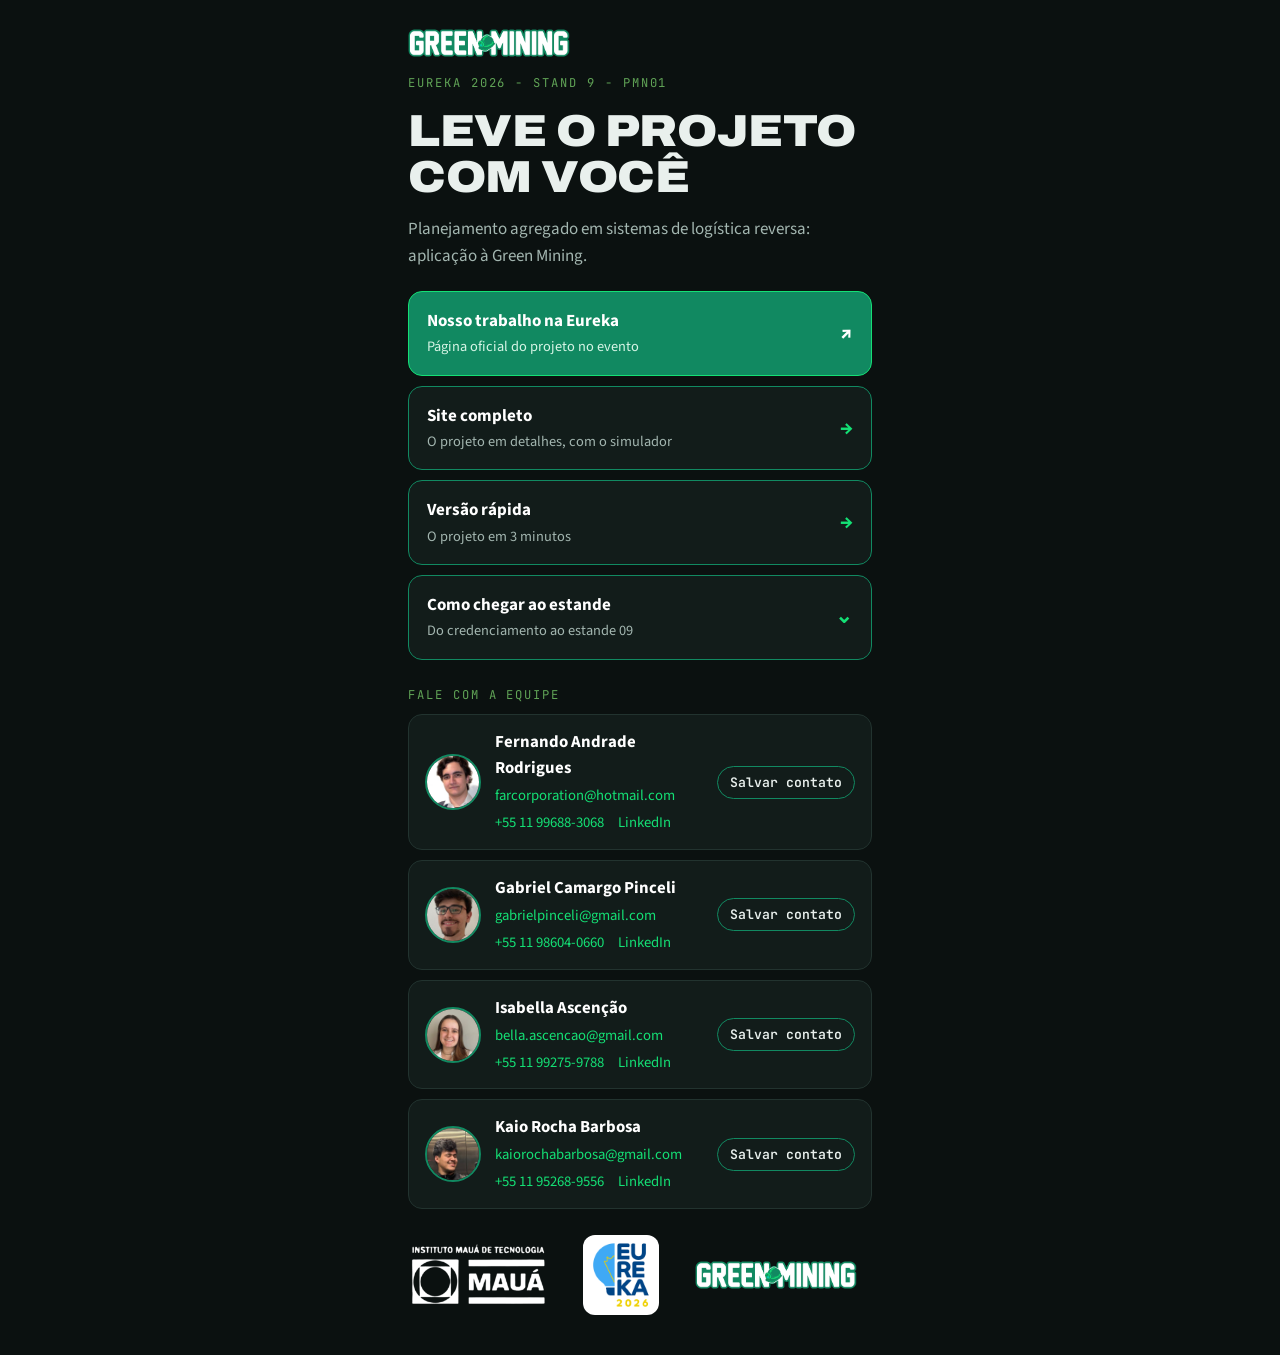
<file: contato/index.html>
<!doctype html>
<html lang="pt-BR">
<head>
<meta charset="utf-8">
<meta name="viewport" content="width=device-width, initial-scale=1, viewport-fit=cover">
<title>Green Mining - Leve o projeto</title>
<meta name="description" content="Página do trabalho na Eureka 2026, contatos da equipe e o site do TCC da Green Mining.">
<meta name="theme-color" content="#0b1110">
<link rel="icon" href="../assets/img/favicon.svg" type="image/svg+xml">
<link rel="preconnect" href="https://fonts.googleapis.com">
<link rel="preconnect" href="https://fonts.gstatic.com" crossorigin>
<link rel="stylesheet" href="https://fonts.googleapis.com/css2?family=Archivo:wdth,wght@75..125,500..900&family=Source+Sans+3:ital,wght@0,400;0,600;0,700;1,400&family=JetBrains+Mono:wght@400;600&display=swap">
<link rel="stylesheet" href="../assets/css/style.css?v=20261015d">
</head>
<body class="pagina-contato">

<main class="levar">
  <img class="levar-logo" src="../assets/img/logo-green-mining.png" alt="Green Mining" width="1920" height="361">
  <p class="olho">Eureka 2026 - Stand 9 - PMN01</p>
  <h1>Leve o projeto com você</h1>
  <p class="levar-sub">Planejamento agregado em sistemas de logística reversa: aplicação à Green Mining.</p>

  <nav class="levar-links" aria-label="Acessos">
    <a class="levar-link destaque" data-eureka href="#">
      <span><strong>Nosso trabalho na Eureka</strong><small>Página oficial do projeto no evento</small></span><b aria-hidden="true">↗</b>
    </a>
    <a class="levar-link" href="../">
      <span><strong>Site completo</strong><small>O projeto em detalhes, com o simulador</small></span><b aria-hidden="true">→</b>
    </a>
    <a class="levar-link" href="../rapido/">
      <span><strong>Versão rápida</strong><small>O projeto em 3 minutos</small></span><b aria-hidden="true">→</b>
    </a>

    <details class="levar-link levar-dobra" id="como-chegar">
      <summary>
        <span><strong>Como chegar ao estande</strong><small>Do credenciamento ao estande 09</small></span><b aria-hidden="true">⌄</b>
      </summary>
      <div class="levar-mapa" id="levar-mapa">
        <div class="mapa-topo">
          <span class="mapa-titulo">Planta do ginásio - Stand 9</span>
          <button type="button" class="mapa-cheia" id="mapa-cheia" aria-label="Ver o mapa em tela cheia">⛶ Tela cheia</button>
        </div>
        <svg class="mapa-estande" id="mapa-estande" viewBox="530 400 1070 790" role="img" aria-label="Planta do ginásio com o caminho do credenciamento até o estande 09"></svg>
        <p class="mapa-dica">Gire o celular para ver o mapa maior.</p>
        <ol class="levar-passos" id="passos-estande">
          <li>Do credenciamento, siga pelo corredor lateral até o último corredor do ginásio.</li>
          <li>Vire nesse corredor e caminhe até ficar em frente aos estandes 27 e 28.</li>
          <li>Chegou: o estande 09, da Green Mining, fica na fileira junto à parede.</li>
        </ol>
      </div>
    </details>
  </nav>

  <section class="levar-equipe" aria-label="Fale com a equipe">
    <p class="olho">Fale com a equipe</p>
    <div class="cartoes" data-cartoes></div>
  </section>

  <div class="logos levar-logos">
    <a href="https://www.maua.br" target="_blank" rel="noopener"><img src="../assets/img/logo-maua.png" alt="Instituto Mauá de Tecnologia" class="logo-maua"></a>
    <a href="https://eureka.maua.br" target="_blank" rel="noopener"><img src="../assets/img/logo-eureka.png" alt="Eureka 2026" class="logo-eureka"></a>
    <a href="https://greenmining.com.br" target="_blank" rel="noopener"><img src="../assets/img/logo-green-mining.png" alt="Green Mining" class="logo-gm"></a>
  </div>
</main>

<script src="../assets/js/contato.js?v=20261015d"></script>
<script src="../assets/js/estande.js?v=20261015d"></script>
</body>
</html>
</file>
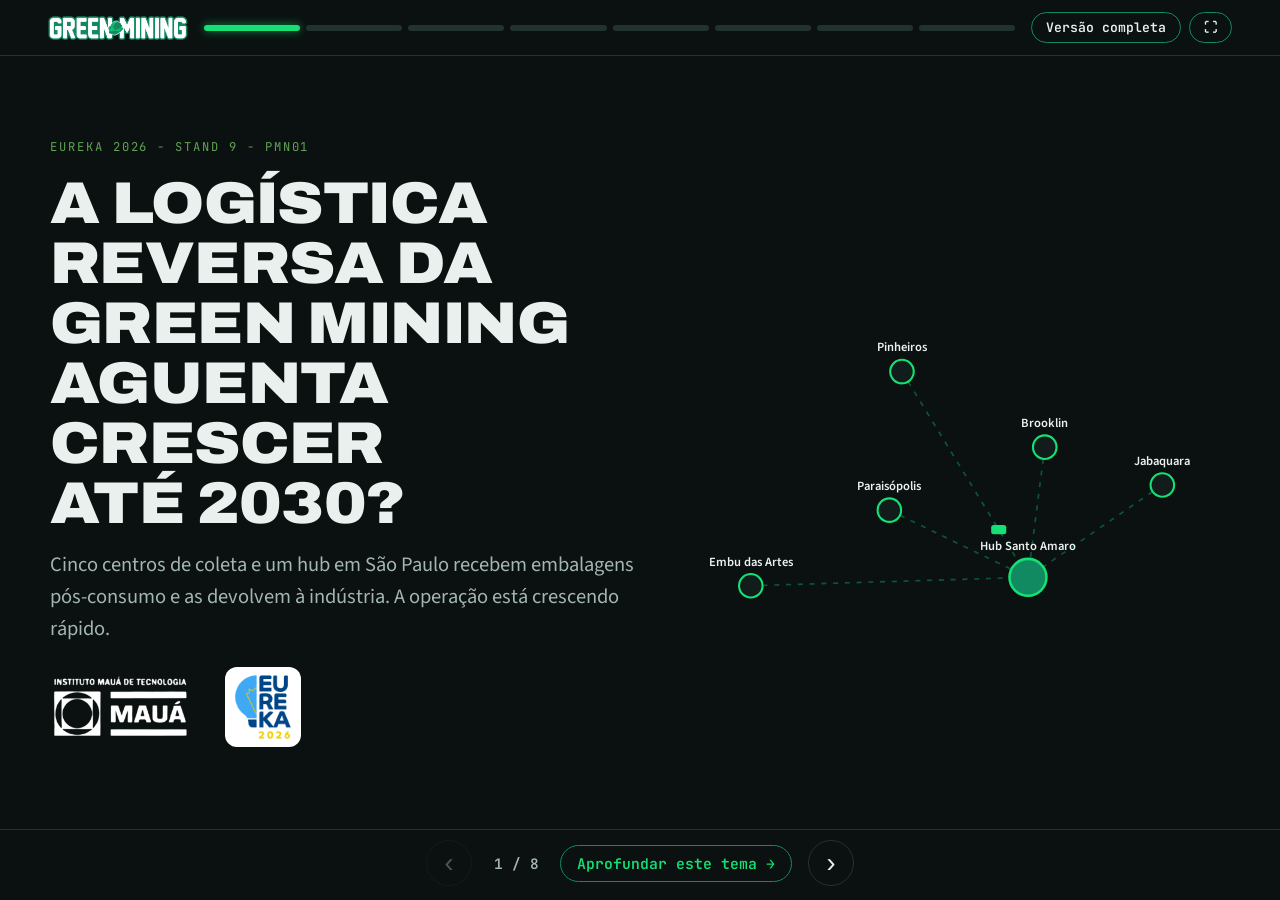
<file: rapido/index.html>
<!doctype html>
<html lang="pt-BR">
<head>
<meta charset="utf-8">
<meta name="viewport" content="width=device-width, initial-scale=1, viewport-fit=cover">
<title>Green Mining - Versão rápida</title>
<meta name="description" content="O TCC da Green Mining em 3 minutos: o desafio, a operação, o método e o plano até 2030. Eureka 2026, Stand 9.">
<meta name="theme-color" content="#0b1110">
<link rel="icon" href="../assets/img/favicon.svg" type="image/svg+xml">
<link rel="preconnect" href="https://fonts.googleapis.com">
<link rel="preconnect" href="https://fonts.gstatic.com" crossorigin>
<link rel="stylesheet" href="https://fonts.googleapis.com/css2?family=Archivo:wdth,wght@75..125,500..900&family=Source+Sans+3:ital,wght@0,400;0,600;0,700;1,400&family=JetBrains+Mono:wght@400;600&display=swap">
<link rel="stylesheet" href="../assets/css/style.css?v=20261015d">
<link rel="stylesheet" href="../assets/css/rapido.css?v=20261015a">
</head>
<body class="rapido">

<header class="r-topo">
  <a class="barra-marca" href="../" aria-label="Versão completa">
    <img src="../assets/img/logo-green-mining.png" alt="Green Mining" width="1920" height="361">
  </a>
  <div class="r-progresso" id="r-progresso" role="tablist" aria-label="Telas da apresentação"></div>
  <div class="r-topo-acoes">
    <a class="botao-estande" href="../">Versão completa</a>
    <button type="button" class="botao-estande" id="r-tela-cheia" title="Tela cheia">⛶</button>
  </div>
</header>

<main class="r-palco" id="r-palco">

<!-- 1. A PERGUNTA -->
<section class="r-tela" data-mais="problema" aria-label="A pergunta">
  <div class="r-duas">
    <div class="r-texto">
      <p class="olho">Eureka 2026 - Stand 9 - PMN01</p>
      <h1>A logística reversa da Green Mining aguenta crescer até&nbsp;2030?</h1>
      <p class="r-sub">Cinco centros de coleta e um hub em São Paulo recebem embalagens pós-consumo e as devolvem à indústria. A operação está crescendo rápido.</p>
      <div class="logos r-logos">
        <img src="../assets/img/logo-maua.png" alt="Instituto Mauá de Tecnologia" class="logo-maua">
        <img src="../assets/img/logo-eureka.png" alt="Eureka 2026" class="logo-eureka">
      </div>
    </div>
    <svg class="r-mapa" id="r-mapa" viewBox="0 0 640 500" role="img" aria-label="Rede da Green Mining com cinco centros de coleta e um hub"></svg>
  </div>
</section>

<!-- 2. O DESAFIO -->
<section class="r-tela" data-mais="desafio" aria-label="O desafio">
  <p class="olho">O desafio</p>
  <h2>Em 2030 a rede recebe</h2>
  <div class="r-gigante"><span class="num" data-alvo="4.48" data-casas="2">4,48</span><span class="r-x">×</span></div>
  <p class="r-sub r-centro">o material de 2025, com cada vez mais gente trazendo cada vez menos por vez.</p>
  <div class="r-tres">
    <div><span class="num">+105%</span><p>de chegadas por ano</p></div>
    <div><span class="num">+35%</span><p>de material por ano</p></div>
    <div><span class="num">18,01 → 2,23 kg</span><p>por chegada, de 2025 a 2030</p></div>
  </div>
</section>

<!-- 3. A OPERAÇÃO -->
<section class="r-tela" data-mais="operacao" aria-label="Como a operação funciona">
  <p class="olho">Como a operação funciona</p>
  <h2>O caminho de uma embalagem</h2>
  <svg class="r-fluxo" id="r-fluxo" viewBox="0 0 1200 330" role="img" aria-label="Fluxo simplificado: centro de coleta, caminhão, hub central e reciclador"></svg>
  <p class="r-legenda-fluxo" id="r-legenda-fluxo" aria-live="polite"></p>
</section>

<!-- 4. COMO RESPONDEMOS -->
<section class="r-tela" data-mais="lentes" aria-label="Como respondemos">
  <p class="olho">Como respondemos</p>
  <h2>Duas lentes para a mesma operação</h2>
  <div class="r-lentes">
    <article>
      <span class="lente-tag">RCCP</span>
      <h3>A conta da capacidade</h3>
      <p>Soma a carga de cada semana e compara com o que cada recurso consegue fazer. Mostra o gargalo e quanto falta.</p>
      <div class="r-lente-num"><span class="num">72,43%</span><p>de uso do caminhão já em 2025, o recurso mais carregado da rede</p></div>
    </article>
    <article class="r-video">
      <span class="lente-tag">SIMUL8</span>
      <h3>O filme da operação</h3>
      <div class="r-video-moldura"><video id="r-simul8" muted playsinline loop preload="metadata" poster="../assets/img/simul8-modelo-anotado.jpg"><source src="../assets/video/simul8.mp4" type="video/mp4"></video></div>
    </article>
  </div>
  <p class="r-selo"><b>15,00</b> viagens por semana na simulação, o mesmo valor medido na operação real.</p>
</section>

<!-- 5. O QUE DESCOBRIMOS -->
<section class="r-tela" data-mais="resultados" aria-label="O que descobrimos">
  <p class="olho">O que descobrimos, sem nenhuma mudança</p>
  <h2>A estrutura atual não aguenta</h2>
  <div class="r-lente-troca" id="r-lente-troca" role="group" aria-label="Lente">
    <button type="button" data-lente="rccp" aria-pressed="true"><span class="lente-tag">RCCP</span> Conta da capacidade</button>
    <button type="button" data-lente="sim" aria-pressed="false"><span class="lente-tag">SIMUL8</span> Simulação</button>
  </div>
  <div class="r-anos" id="r-anos" role="group" aria-label="Ano"></div>
  <div class="r-barras" id="r-barras"></div>
  <p class="r-sub r-centro" id="r-recado" aria-live="polite"></p>
</section>

<!-- 6. O PLANO -->
<section class="r-tela" data-mais="plano" aria-label="O plano">
  <p class="olho">O plano</p>
  <h2>Uma decisão de cada vez, no ano certo</h2>
  <ol class="r-linha" id="r-linha"></ol>
  <div class="r-tres">
    <div><span class="num">0</span><p>investimento em 2026 e 2027, só realocando prensas</p></div>
    <div><span class="num">1</span><p>prensa comprada em todo o plano</p></div>
    <div><span class="num">85%</span><p>teto de uso, uma margem para imprevistos</p></div>
  </div>
</section>

<!-- 7. O RESULTADO -->
<section class="r-tela" data-mais="comparacao" aria-label="O resultado do plano">
  <p class="olho">O resultado na simulação</p>
  <h2>Quanto material fica para trás</h2>
  <div class="r-blocos-recusa">
    <article class="r-bloco">
      <span class="r-bloco-anos">2026 e 2027</span>
      <h3>Realocar duas prensas praticamente zera a recusa</h3>
      <div class="r-legenda-recusa"><span><i class="sem"></i>Estrutura atual</span><span><i class="com"></i>Com duas prensas realocadas</span></div>
      <div class="r-recusas" id="r-recusas-1"></div>
    </article>
    <article class="r-bloco">
      <span class="r-bloco-anos">2028 a 2030</span>
      <h3>A simulação corrige o que a conta média não via</h3>
      <div class="r-legenda-recusa"><span><i class="sem"></i>Só a conta da capacidade</span><span><i class="com"></i>Com os ajustes da simulação</span></div>
      <div class="r-recusas" id="r-recusas-2"></div>
    </article>
  </div>
  <p class="r-sub r-centro">Material recusado sobre a demanda. De 2028 em diante a trava estava no hub, com estoque médio de <b>363,07&nbsp;m³</b>, que cai para <b>45,90&nbsp;m³</b> com os ajustes.</p>
</section>

<!-- 8. O VALOR -->
<section class="r-tela" data-mais="valor" aria-label="O valor para a empresa">
  <p class="olho">O que isso vale para a empresa</p>
  <h2>Crescer com evidência, e não por reação</h2>
  <div class="r-tres">
    <div><span class="num">2028</span><p>é o ano do segundo caminhão, dois anos antes do que a conta média indicava, com tempo para planejar a compra</p></div>
    <div><span class="num">1 doca</span><p>nova no hub prevista para 2030, um investimento que só a simulação revelou</p></div>
    <div><span class="num">1</span><p>ferramenta própria para a empresa refazer a análise todo ano</p></div>
  </div>
  <blockquote class="citacao r-citacao">
    <p>“Nunca fiz esse quantitativo, então isso traz uma novidade super relevante para a empresa.”</p>
    <footer>Green Mining, na apresentação dos resultados à empresa</footer>
  </blockquote>
  <div class="r-final">
    <img src="../assets/img/qr-site.svg" alt="QR code para abrir o site completo no celular" width="150" height="150">
    <div>
      <p>Quer ver os detalhes? Leve o projeto no celular, conheça nossa página na Eureka ou fale com a equipe.</p>
      <div class="ponte r-ponte">
        <a class="botao botao-cheio" data-eureka href="#">Nosso trabalho na Eureka ↗</a>
        <button type="button" class="botao" data-abre-contato>Cartão de contato</button>
        <a class="botao" href="../">Versão completa</a>
      </div>
    </div>
  </div>
</section>

</main>

<!-- Cartões de contato da equipe -->
<dialog class="contato-dialogo" id="contato" aria-labelledby="contato-titulo">
  <div class="contato-topo">
    <strong id="contato-titulo">Fale com a equipe</strong>
    <button type="button" data-fecha>Fechar</button>
  </div>
  <div class="contato-corpo">
    <div class="cartoes" data-cartoes></div>
    <div class="contato-levar"><img src="../assets/img/qr-contato.svg" alt="QR code da página de contatos" width="96" height="96"><p>Aponte a câmera do celular para salvar os contatos e abrir a página da Eureka.</p></div>
  </div>
</dialog>

<nav class="r-controles" aria-label="Navegação da apresentação">
  <button type="button" class="seta" id="r-ant" aria-label="Tela anterior">‹</button>
  <span class="r-contador" id="r-contador">1 / 8</span>
  <a class="r-mais" id="r-mais" href="../#problema">Aprofundar este tema →</a>
  <button type="button" class="seta" id="r-prox" aria-label="Próxima tela">›</button>
</nav>

<script src="../assets/js/dados.js?v=20261015a"></script>
<script src="../assets/js/rapido.js?v=20261015a"></script>
<script src="../assets/js/contato.js?v=20261015d"></script>
</body>
</html>
</file>
<file: assets/css/style.css>
/* Linguagem do estande: fundo quase preto, linha verde luminosa, verde da marca Green Mining.
   Uma coluna larga por tela; no modo estande a tipografia cresce para leitura à distância. */
:root {
  --chao: #0b1110;
  --chao-2: #0e1715;
  --placa: #121c1a;
  --borda: #22332f;
  --texto: #e9f0ed;
  --suave: #a3b6b0;
  --gm: #118961;
  --neon: #14e075;
  --folha: #60a356;
  --estouro: #ff7a59;
  --alerta: #f2c14e;
  --papelao: #c89b62;
  --plastico: #57b6ff;
  --longavida: #e9e6dc;
  --f-display: "Archivo", "Arial Narrow", Arial, sans-serif;
  --f-corpo: "Source Sans 3", "Segoe UI", Helvetica, Arial, sans-serif;
  --f-dado: "JetBrains Mono", ui-monospace, Menlo, Consolas, monospace;
  --escala: 1;
  --gutter: clamp(16px, 4vw, 48px);
  color-scheme: dark;
}

* { box-sizing: border-box; }
html { scroll-behavior: smooth; scroll-padding-top: 64px; }
body {
  margin: 0;
  background: var(--chao);
  color: var(--texto);
  font-family: var(--f-corpo);
  font-size: calc(17px * var(--escala));
  line-height: 1.55;
  -webkit-font-smoothing: antialiased;
}
img { max-width: 100%; display: block; }
a { color: var(--neon); }
:focus-visible { outline: 2px solid var(--neon); outline-offset: 3px; }
h1, h2, h3 { font-family: var(--f-display); margin: 0; text-wrap: balance; }
h1 { font-size: clamp(2.2rem, 5vw, 4.1rem); font-weight: 900; font-stretch: 110%; line-height: 1; text-transform: uppercase; letter-spacing: -.01em; }
h2 { font-size: clamp(1.6rem, 3.8vw, 2.9rem); font-weight: 850; font-stretch: 106%; line-height: 1.05; text-transform: uppercase; }
h3 { font-size: 1.15rem; font-weight: 750; }
p { margin: 0; }
strong { color: #fff; font-weight: 700; }
.olho { font-family: var(--f-dado); font-size: .76rem; letter-spacing: .16em; text-transform: uppercase; color: var(--folha); }
.lead { color: var(--suave); font-size: 1.08rem; max-width: 62ch; }
.grande { font-size: 1.22rem; line-height: 1.5; }
.espaco-topo { margin-top: 28px; }
.num { font-family: var(--f-display); font-weight: 850; font-stretch: 100%; font-variant-numeric: tabular-nums; color: var(--neon); line-height: 1; }

/* Barra superior */
.barra {
  position: sticky; top: env(safe-area-inset-top, 0px); z-index: 30;
  display: flex; align-items: center; gap: 20px;
  padding: 10px var(--gutter);
  background: rgba(11, 17, 16, .82);
  backdrop-filter: blur(10px);
  border-bottom: 1px solid var(--borda);
}
.barra-marca img { height: 26px; width: auto; }
.barra-nav { display: flex; gap: 18px; margin-left: auto; flex-wrap: wrap; }
.barra-nav a { color: var(--suave); text-decoration: none; font-weight: 600; font-size: .95rem; }
.barra-nav a:hover, .barra-nav a.atual { color: var(--neon); }
.botao-estande { font: 600 .82rem var(--f-dado); color: var(--texto); background: transparent; border: 1px solid var(--gm); border-radius: 999px; padding: 6px 14px; cursor: pointer; }
.botao-estande[aria-pressed="true"] { background: var(--gm); }
.trilho-linha { position: sticky; top: calc(env(safe-area-inset-top, 0px) + 47px); z-index: 29; height: 2px; background: transparent; }
.trilho-linha span { display: block; height: 100%; width: 0; background: var(--neon); box-shadow: 0 0 10px var(--neon); transition: width .15s linear; }

/* Telas */
.tela { position: relative; padding-block: clamp(64px, 10vh, 120px); border-top: 1px solid var(--borda); }
.caixa { max-width: 1180px; margin: 0 auto; padding-inline: var(--gutter); display: grid; gap: 22px; }
.caixa > * { min-width: 0; }

/* Abertura */
.abertura { min-height: calc(100vh - 48px); display: grid; align-items: center; overflow: hidden; border-top: 0; padding-block: 48px 120px; }
.abertura-video { position: absolute; inset: 0; width: 100%; height: 100%; object-fit: cover; opacity: .55; }
.abertura-veu { position: absolute; inset: 0; background: radial-gradient(ellipse at 30% 40%, rgba(11,17,16,.35), rgba(11,17,16,.92) 70%), linear-gradient(transparent 60%, var(--chao)); }
.abertura-conteudo { position: relative; z-index: 2; max-width: 1180px; width: 100%; margin: 0 auto; padding-inline: var(--gutter); display: grid; gap: 20px; }
.abertura h1 { max-width: 19ch; text-shadow: 0 2px 30px rgba(0,0,0,.6); }
.abertura-sub { color: var(--folha); font-size: clamp(1.05rem, 2vw, 1.4rem); max-width: 50ch; }
.logos { display: flex; align-items: center; gap: clamp(16px, 3vw, 36px); flex-wrap: wrap; }
.logo-maua { height: clamp(42px, 6vw, 64px); width: auto; }
.logo-eureka { height: clamp(52px, 7vw, 80px); width: auto; background: #fff; border-radius: 12px; padding: 6px 8px; }
.logo-selo { height: clamp(70px, 9vw, 110px); width: auto; border-radius: 12px; }
.logo-gm { height: 30px; width: auto; }
.acoes { display: flex; gap: 12px; flex-wrap: wrap; }
.acoes-centro { justify-content: center; }
.botao { display: inline-flex; align-items: center; gap: 8px; font: 650 1rem var(--f-corpo); color: var(--texto); background: rgba(18, 28, 26, .7); border: 1px solid var(--gm); border-radius: 999px; padding: 12px 22px; text-decoration: none; cursor: pointer; transition: background .2s, box-shadow .2s; }
.botao:hover { box-shadow: 0 0 18px rgba(20, 224, 117, .35); }
.botao-cheio { background: var(--gm); border-color: var(--neon); }
.linha-luz { position: absolute; left: 0; right: 0; bottom: 36px; width: 100%; height: 120px; z-index: 1; }
.linha-luz path { fill: none; stroke: var(--neon); stroke-width: 2.5; filter: drop-shadow(0 0 8px rgba(20,224,117,.8)); }
.linha-luz circle { fill: var(--chao); stroke: var(--neon); stroke-width: 2.5; }
@media (prefers-reduced-motion: no-preference) {
  .linha-luz path { stroke-dasharray: 1600; animation: desenha 3s ease-out both; }
  @keyframes desenha { from { stroke-dashoffset: 1600; } to { stroke-dashoffset: 0; } }
}

/* Problema */
.duas-colunas { display: grid; grid-template-columns: 1.15fr .85fr; gap: clamp(20px, 4vw, 56px); align-items: center; }
.duas-colunas-largo { grid-template-columns: 1fr 1fr; }
.duas-colunas > * { min-width: 0; }
.texto { display: grid; gap: 16px; max-width: 64ch; }
.foto-moldura { margin: 0; display: grid; gap: 8px; }
.foto-moldura img { border-radius: 14px; border: 1px solid var(--borda); aspect-ratio: 4/3; object-fit: cover; width: 100%; }
.foto-moldura figcaption, .video-simul8 figcaption { font-size: .85rem; color: var(--suave); }
.numeros-contexto { display: grid; grid-template-columns: repeat(3, 1fr); gap: 16px; margin-top: 10px; }
.numero { background: var(--placa); border: 1px solid var(--borda); border-radius: 12px; padding: 20px; display: grid; gap: 6px; align-content: start; }
.numero .num { font-size: clamp(2.2rem, 4.4vw, 3.4rem); }
.numero .un { font-family: var(--f-dado); color: var(--folha); font-size: .85rem; }
.numero p { color: var(--suave); }
.fonte-mini { font-size: .78rem; color: var(--suave); opacity: .8; }

/* Rede */
.rede-grade { display: grid; grid-template-columns: 1.4fr .9fr; gap: 24px; align-items: stretch; }
.rede-grade > * { min-width: 0; }
.mapa-caixa { background: radial-gradient(circle at 50% 50%, #12201d, var(--chao-2)); border: 1px solid var(--borda); border-radius: 16px; overflow: hidden; }
.mapa { width: 100%; height: auto; display: block; }
.mapa .terra { fill: #16231f; stroke: #2a3d38; stroke-width: 1.5; }
.mapa .rua { stroke: #1f302b; stroke-width: 1; fill: none; }
.mapa .rota { stroke: var(--neon); stroke-width: 2; fill: none; opacity: .55; stroke-dasharray: 6 8; }
.mapa .no { cursor: pointer; }
.mapa .no circle.halo { fill: rgba(20,224,117,.12); stroke: none; transition: r .3s; }
.mapa .no circle.miolo { fill: var(--chao); stroke: var(--neon); stroke-width: 3; }
.mapa .no.hub circle.miolo { stroke: var(--folha); stroke-width: 4; }
.mapa .no.ativo circle.miolo { fill: var(--neon); }
.mapa .no text { fill: var(--texto); font: 700 15px var(--f-display); letter-spacing: .04em; paint-order: stroke; stroke: var(--chao); stroke-width: 4px; }
.mapa .caminhao { fill: var(--neon); }
@media (prefers-reduced-motion: no-preference) {
  .mapa .rota { animation: tracejado 1.6s linear infinite; }
  @keyframes tracejado { to { stroke-dashoffset: -28; } }
  .mapa .no circle.halo { animation: pulsa 2.6s ease-in-out infinite; }
  @keyframes pulsa { 50% { opacity: .35; } }
}
.ficha { background: var(--placa); border: 1px solid var(--borda); border-radius: 16px; padding: 24px; display: grid; gap: 14px; align-content: start; }
.ficha h3 { font-size: 1.6rem; text-transform: uppercase; }
.ficha .tipo { font-family: var(--f-dado); font-size: .78rem; color: var(--folha); text-transform: uppercase; letter-spacing: .12em; }
.ficha dl { margin: 0; display: grid; grid-template-columns: 1fr auto; gap: 10px 16px; }
.ficha dt { color: var(--suave); }
.ficha dd { margin: 0; font-family: var(--f-dado); font-variant-numeric: tabular-nums; text-align: right; }
.ficha .barra-massa { height: 8px; background: #0a0f0e; border-radius: 4px; overflow: hidden; }
.ficha .barra-massa span { display: block; height: 100%; background: var(--gm); transition: width .6s; }
.contadores { display: grid; grid-template-columns: repeat(4, 1fr); gap: 16px; }
.contadores > div { border-top: 2px solid var(--gm); padding-top: 14px; display: grid; gap: 6px; }
.contadores .num { font-size: clamp(1.8rem, 3.4vw, 2.8rem); }
.contadores p { color: var(--suave); font-size: .95rem; }

/* Operação */
.legenda-materiais { display: flex; gap: 18px; flex-wrap: wrap; color: var(--suave); font-size: .92rem; }
.legenda-materiais i { display: inline-block; width: 12px; height: 12px; border-radius: 50%; margin-right: 6px; vertical-align: -1px; }
.m-papelao { background: var(--papelao); } .m-plastico { background: var(--plastico); } .m-longavida { background: var(--longavida); }
.fluxo-caixa { overflow-x: auto; border: 1px solid var(--borda); border-radius: 16px; background: linear-gradient(180deg, var(--chao-2), var(--chao)); }
.fluxo { display: block; width: 100%; min-width: 760px; height: auto; }
.fluxo .zona { fill: rgba(17, 137, 97, .07); stroke: var(--borda); stroke-dasharray: 4 6; }
.fluxo .zona-rotulo { fill: var(--folha); font: 600 12px var(--f-dado); letter-spacing: .14em; text-transform: uppercase; }
.fluxo .caminho { fill: none; stroke: var(--neon); stroke-width: 2.5; opacity: .5; filter: drop-shadow(0 0 6px rgba(20,224,117,.6)); }
.fluxo .etapa { cursor: pointer; }
.fluxo .etapa rect { fill: var(--placa); stroke: var(--borda); stroke-width: 1.5; rx: 14; transition: stroke .2s, fill .2s; }
.fluxo .etapa:hover rect, .fluxo .etapa:focus-visible rect { stroke: var(--neon); }
.fluxo .etapa.ativa rect { stroke: var(--neon); fill: #133027; }
.fluxo .etapa .n { fill: var(--chao); stroke: var(--neon); stroke-width: 2; }
.fluxo .etapa .n-txt { fill: var(--texto); font: 800 15px var(--f-display); text-anchor: middle; }
.fluxo .etapa .rot { fill: var(--texto); font: 700 14px var(--f-display); }
.fluxo .etapa .ico { fill: none; stroke: var(--neon); stroke-width: 2; stroke-linecap: round; stroke-linejoin: round; }
.etapa-painel { background: var(--placa); border: 1px solid var(--borda); border-left: 3px solid var(--neon); border-radius: 12px; padding: 20px 24px; display: grid; gap: 10px; min-height: 140px; }
.etapa-painel h3 { font-size: 1.35rem; }
.etapa-painel .fatos { display: flex; flex-wrap: wrap; gap: 10px; }
.etapa-painel .fato { font-family: var(--f-dado); font-size: .85rem; border: 1px solid var(--gm); border-radius: 999px; padding: 4px 12px; color: var(--texto); }

/* Gráficos */
.grafico-caixa { background: var(--placa); border: 1px solid var(--borda); border-radius: 16px; padding: 18px; display: grid; gap: 12px; }
.grafico { width: 100%; height: auto; display: block; overflow: visible; }
.grafico .eixo { stroke: var(--borda); }
.grafico .grade { stroke: #1b2a26; }
.grafico .rot { fill: var(--suave); font: 12px var(--f-dado); }
.grafico .rot-forte { fill: var(--texto); font: 700 13px var(--f-dado); }
.grafico .linha { fill: none; stroke: var(--neon); stroke-width: 3; }
.grafico .area { fill: url(#grad-area); }
.grafico .pt-obs { fill: var(--neon); }
.grafico .pt-proj { fill: var(--chao); stroke: var(--neon); stroke-width: 2.5; }
.grafico .barra-a { fill: var(--estouro); }
.grafico .barra-b { fill: var(--neon); }
.grafico .ref { stroke: var(--alerta); stroke-dasharray: 5 5; }
.nota-grafico { font-size: .85rem; color: var(--suave); display: flex; gap: 14px; flex-wrap: wrap; align-items: center; }
.nota-grafico span { display: inline-block; width: 12px; height: 12px; border-radius: 50%; margin-right: -8px; }
.ponto-obs { background: var(--neon); } .ponto-proj { border: 2px solid var(--neon); }
.ponto-a { background: var(--estouro); border-radius: 3px !important; } .ponto-b { background: var(--neon); border-radius: 3px !important; }
.alternar { display: flex; flex-wrap: wrap; gap: 6px; }
.alternar button, .anos button { font: 600 .9rem var(--f-dado); color: var(--texto); background: transparent; border: 1px solid var(--borda); border-radius: 8px; padding: 8px 14px; cursor: pointer; }
.alternar button.ativo, .anos button[aria-pressed="true"] { background: var(--gm); border-color: var(--neon); }
.pergunta { margin-top: 8px; border: 1px solid var(--gm); border-radius: 14px; padding: 18px 20px; display: grid; gap: 6px; background: rgba(17,137,97,.08); }
.pergunta p { font-family: var(--f-display); font-size: 1.35rem; font-weight: 750; }

/* Objetivos e passos */
.objetivos { list-style: none; margin: 0; padding: 0; display: grid; grid-template-columns: repeat(3, 1fr); gap: 10px; }
.objetivos li { background: var(--placa); border: 1px solid var(--borda); border-radius: 10px; padding: 12px 14px; color: var(--suave); font-size: .95rem; }
.passos { list-style: none; margin: 0; padding: 0; counter-reset: passo; display: grid; grid-template-columns: repeat(3, 1fr); gap: 18px; }
.passos li { counter-increment: passo; position: relative; background: var(--placa); border: 1px solid var(--borda); border-radius: 14px; padding: 54px 18px 18px; display: grid; gap: 8px; align-content: start; }
.passos li::before { content: counter(passo); position: absolute; top: 14px; left: 18px; width: 30px; height: 30px; border-radius: 50%; border: 2px solid var(--neon); display: grid; place-items: center; font: 800 .95rem var(--f-display); box-shadow: 0 0 10px rgba(20,224,117,.4); }
.passos p { color: var(--suave); }
.funil { display: grid; gap: 6px; }
.funil div { width: max(var(--w), 62%); background: linear-gradient(90deg, var(--gm), rgba(17,137,97,.35)); border-radius: 6px; padding: 5px 10px; font-size: .86rem; white-space: nowrap; overflow: hidden; text-overflow: ellipsis; }
.funil b { font-family: var(--f-dado); }

/* Lentes */
.lentes { display: grid; grid-template-columns: 1fr 1fr; gap: 18px; }
.lente { background: var(--placa); border: 1px solid var(--borda); border-radius: 16px; padding: 24px; display: grid; gap: 12px; align-content: start; justify-items: start; }
.lente-tag { font: 700 .8rem var(--f-dado); letter-spacing: .14em; color: var(--chao); background: var(--neon); border-radius: 6px; padding: 3px 10px; }
.lente h3 { font-size: 1.5rem; text-transform: uppercase; }
.lente p { color: var(--suave); }
.lente .analogia { color: var(--folha); font-style: italic; }
.video-simul8 { margin: 0; display: grid; gap: 8px; position: relative; }
.video-moldura { border-radius: 14px; overflow: hidden; border: 1px solid var(--borda); background: #fff; }
.video-simul8 video { width: 100%; display: block; aspect-ratio: 2466/760; background: #fff; }
.video-controles { display: flex; align-items: center; gap: 12px; flex-wrap: wrap; }
.video-espera { position: relative; border-radius: 14px; overflow: hidden; border: 1px solid var(--borda); background: #fff; }
.video-espera img { width: 100%; }
.video-espera span { position: absolute; left: 16px; bottom: 16px; background: rgba(11,17,16,.88); border: 1px solid var(--gm); color: var(--texto); border-radius: 999px; padding: 6px 14px; font: 600 .85rem var(--f-dado); }
.validacao, .destaques, .impacto { display: grid; grid-template-columns: repeat(3, 1fr); gap: 16px; }
.validacao > div, .destaques > div, .impacto > div { border-top: 2px solid var(--gm); padding-top: 14px; display: grid; gap: 6px; }
.validacao .num, .destaques .num, .impacto .num { font-size: clamp(1.7rem, 3.4vw, 2.7rem); }
.validacao p, .destaques p, .impacto p { color: var(--suave); }

/* Barras de utilização */
.anos { display: flex; flex-wrap: wrap; gap: 6px; }
.barras { display: grid; gap: 18px; }
.barra-uso { display: grid; grid-template-columns: minmax(150px, 220px) 1fr 96px; gap: 14px; align-items: center; }
.barra-uso .nome { font-weight: 650; }
.barra-uso .nome small { display: block; color: var(--suave); font-weight: 400; }
.barra-uso .trilho { position: relative; height: 26px; background: #0a0f0e; border: 1px solid var(--borda); border-radius: 6px; overflow: hidden; }
.barra-uso .enche { position: absolute; inset: 0 auto 0 0; width: 0; background: linear-gradient(90deg, var(--gm), var(--neon)); transition: width .8s cubic-bezier(.2,.8,.2,1); }
.barra-uso .enche.limite { background: linear-gradient(90deg, #8a7a2a, var(--alerta)); }
.barra-uso .enche.estoura { background: linear-gradient(90deg, #a2412b, var(--estouro)); }
.barra-uso .marca { position: absolute; top: -2px; bottom: -2px; width: 2px; background: var(--texto); opacity: .75; }
.barra-uso .marca::after { content: attr(data-rot); position: absolute; top: 2px; left: 6px; font: 600 10px var(--f-dado); color: var(--texto); opacity: .9; white-space: nowrap; }
.barra-uso .marca.m85 { opacity: .35; }
.barra-uso .val { font-family: var(--f-dado); font-size: 1.15rem; font-variant-numeric: tabular-nums; text-align: right; }
.recado { font-size: 1.2rem; min-height: 3.2em; max-width: 70ch; }
.recado b { color: var(--neon); }

/* Medidas isoladas */
.isoladas { display: grid; grid-template-columns: repeat(5, 1fr); gap: 14px; }
.iso { background: var(--placa); border: 1px solid var(--borda); border-radius: 14px; padding: 16px; display: grid; gap: 12px; align-content: start; }
.iso h3 { font-size: 1rem; min-height: 2.4em; }
.iso .par { display: grid; grid-template-columns: 1fr 1fr; gap: 10px; align-items: end; height: 170px; }
.iso .col { display: grid; gap: 6px; align-content: end; justify-items: center; height: 100%; }
.iso .col .b { width: 100%; max-width: 46px; border-radius: 6px 6px 2px 2px; background: var(--gm); transition: height .7s cubic-bezier(.2,.8,.2,1); }
.iso .col .b.estoura { background: var(--estouro); }
.iso .col span { font: 600 .82rem var(--f-dado); }
.iso .col small { color: var(--suave); font-size: .75rem; text-align: center; }

/* Linha do tempo do plano */
.linha-tempo { list-style: none; margin: 0; padding: 0; display: grid; grid-template-columns: repeat(5, 1fr); gap: 14px; position: relative; }
.linha-tempo::before { content: ""; position: absolute; left: 0; right: 0; top: 22px; height: 2px; background: linear-gradient(90deg, var(--gm), var(--neon)); box-shadow: 0 0 8px rgba(20,224,117,.6); }
.linha-tempo li { position: relative; display: grid; gap: 10px; align-content: start; padding-top: 48px; }
.linha-tempo .ano { position: absolute; top: 0; left: 0; font: 800 1rem var(--f-display); background: var(--chao); border: 2px solid var(--neon); border-radius: 999px; padding: 8px 14px; }
.linha-tempo .tag { justify-self: start; font: 600 .74rem var(--f-dado); text-transform: uppercase; letter-spacing: .1em; color: var(--chao); background: var(--folha); border-radius: 6px; padding: 2px 8px; }
.linha-tempo .bloco { background: var(--placa); border: 1px solid var(--borda); border-radius: 12px; padding: 14px; display: grid; gap: 6px; }
.linha-tempo .bloco b { font: 600 .72rem var(--f-dado); text-transform: uppercase; letter-spacing: .1em; color: var(--folha); }
.linha-tempo .bloco p { font-size: .95rem; }
.linha-tempo .pico { font-family: var(--f-dado); font-size: .85rem; color: var(--suave); }

.tres-decisoes { border: 1px solid var(--gm); border-radius: 14px; padding: 16px 20px; display: grid; gap: 8px; background: rgba(17,137,97,.08); }
.tres-decisoes ul { margin: 0; padding-left: 1.1em; display: grid; gap: 4px; }
.tres-decisoes li::marker { color: var(--neon); }

/* E se */
.ese { display: grid; grid-template-columns: 380px 1fr; gap: 24px; align-items: start; }
.ese > * { min-width: 0; }
.ese-controles { background: var(--placa); border: 1px solid var(--borda); border-radius: 16px; padding: 20px; display: grid; gap: 18px; }
.ese-controles fieldset { border: 0; margin: 0; padding: 0; display: grid; gap: 8px; }
.ese-controles legend { font-family: var(--f-dado); font-size: .76rem; letter-spacing: .14em; text-transform: uppercase; color: var(--folha); margin-bottom: 6px; }
.ese-controles label { display: flex; justify-content: space-between; gap: 10px; font-size: .95rem; }
.ese-controles output { font-family: var(--f-dado); color: var(--neon); }
.ese-controles select { font: inherit; color: var(--texto); background: var(--chao); border: 1px solid var(--borda); border-radius: 8px; padding: 9px 10px; }
.ese-controles input[type="range"] { width: 100%; accent-color: var(--neon); }
.ese-botoes { display: flex; gap: 10px; flex-wrap: wrap; }
.ese-resultado { display: grid; gap: 22px; }
.veredito { border-radius: 16px; padding: 22px 24px; border: 1px solid var(--borda); background: var(--placa); display: grid; gap: 6px; transition: border-color .3s, background .3s; }
.veredito .titulo { font-family: var(--f-display); font-size: clamp(1.4rem, 3vw, 2.1rem); font-weight: 850; text-transform: uppercase; }
.veredito.ok { border-color: var(--neon); background: rgba(20,224,117,.07); }
.veredito.ok .titulo { color: var(--neon); }
.veredito.limite { border-color: var(--alerta); background: rgba(242,193,78,.07); }
.veredito.limite .titulo { color: var(--alerta); }
.veredito.estoura { border-color: var(--estouro); background: rgba(255,122,89,.07); }
.veredito.estoura .titulo { color: var(--estouro); }
.veredito p { color: var(--suave); }
.ese-mini { display: grid; grid-template-columns: repeat(3, 1fr); gap: 14px; }
.ese-mini div { border-top: 1px solid var(--borda); padding-top: 10px; }
.ese-mini b { display: block; font: 700 1.25rem var(--f-dado); color: var(--texto); }
.ese-mini span { color: var(--suave); font-size: .88rem; }

/* Valor */
.valor-grade { display: grid; grid-template-columns: repeat(4, 1fr); gap: 16px; }
.valor-grade article { background: var(--placa); border: 1px solid var(--borda); border-radius: 14px; padding: 20px; display: grid; gap: 10px; align-content: start; }
.valor-grade p { color: var(--suave); }
.citacao { margin: 6px 0; padding: 26px 30px; border-left: 3px solid var(--neon); background: linear-gradient(90deg, rgba(17,137,97,.14), transparent); border-radius: 0 14px 14px 0; display: grid; gap: 10px; }
.citacao p { font-family: var(--f-display); font-size: clamp(1.3rem, 2.6vw, 2rem); font-weight: 700; line-height: 1.25; }
.citacao footer { color: var(--folha); font-family: var(--f-dado); font-size: .82rem; }
.proximos { margin: 0; padding: 0; list-style: none; display: grid; grid-template-columns: repeat(4, 1fr); gap: 12px; }
.proximos li { border: 1px dashed var(--gm); border-radius: 10px; padding: 12px 14px; color: var(--suave); }

/* Equipe */
.galeria { display: grid; grid-template-columns: repeat(6, 1fr); gap: 10px; }
.galeria img { width: 100%; aspect-ratio: 1; object-fit: cover; border-radius: 10px; border: 1px solid var(--borda); }
.equipe-grade { display: grid; grid-template-columns: 1fr auto; gap: 30px; align-items: center; }
.nomes { display: grid; gap: 10px; }
.nomes ul { margin: 0 0 8px; padding: 0; list-style: none; display: grid; gap: 4px; font-size: 1.2rem; font-weight: 600; }
.logos-rodape { margin-top: 10px; }
.qr { display: grid; gap: 10px; justify-items: center; text-align: center; }
.qr img { background: #fff; border-radius: 14px; padding: 12px; width: 220px; height: 220px; }

/* BPMN */
.bpmn { width: min(96vw, 1600px); height: min(90vh, 900px); padding: 0; border: 1px solid var(--borda); border-radius: 14px; background: var(--chao-2); color: var(--texto); }
.bpmn::backdrop { background: rgba(0,0,0,.7); }
.bpmn[open] { display: grid; grid-template-rows: auto 1fr auto; }
.bpmn-topo { display: flex; justify-content: space-between; align-items: center; gap: 12px; padding: 12px 16px; border-bottom: 1px solid var(--borda); flex-wrap: wrap; }
.bpmn-botoes { display: flex; gap: 6px; }
.bpmn-botoes button { font: 600 .9rem var(--f-dado); color: var(--texto); background: var(--placa); border: 1px solid var(--borda); border-radius: 8px; padding: 6px 12px; cursor: pointer; }
.bpmn-area { overflow: hidden; background: #fff; cursor: grab; position: relative; touch-action: none; }
.bpmn-area img { position: absolute; top: 0; left: 0; max-width: none; transform-origin: 0 0; user-select: none; }
.bpmn-dica { padding: 8px 16px; font-size: .8rem; color: var(--suave); }

.aviso-estande { position: fixed; left: 50%; bottom: calc(18px + env(safe-area-inset-bottom, 0px)); transform: translateX(-50%); z-index: 40; background: rgba(11,17,16,.9); border: 1px solid var(--gm); border-radius: 999px; padding: 8px 18px; font: 600 .85rem var(--f-dado); color: var(--suave); }

/* Entrada suave das telas (o conteúdo já está visível em repouso) */
@media (prefers-reduced-motion: no-preference) {
  .tela .caixa > * { transition: transform .7s ease, opacity .7s ease; }
  .tela.fora .caixa > * { transform: translateY(18px); opacity: .55; }
}

/* Modo estande: monitor grande, leitura a distância */
body.estande { --escala: 1.18; }
body.estande .barra-nav { display: none; }
body.estande .tela { min-height: 100vh; display: grid; align-content: center; }

/* Responsivo */
@media (max-width: 1100px) {
  .isoladas { grid-template-columns: repeat(3, 1fr); }
  .valor-grade, .proximos { grid-template-columns: repeat(2, 1fr); }
  .linha-tempo { grid-template-columns: 1fr; }
  .linha-tempo::before { left: 22px; right: auto; top: 0; bottom: 0; width: 2px; height: auto; }
  .linha-tempo li { padding: 0 0 0 64px; }
  .linha-tempo .ano { top: 0; left: 0; }
  .ese { grid-template-columns: 1fr; }
}
@media (max-width: 860px) {
  .barra-nav { display: none; }
  .barra { justify-content: space-between; }
  .duas-colunas, .duas-colunas-largo, .rede-grade, .lentes { grid-template-columns: 1fr; }
  .numeros-contexto, .validacao, .destaques, .impacto { grid-template-columns: 1fr; }
  .contadores { grid-template-columns: 1fr 1fr; }
  .objetivos, .passos { grid-template-columns: 1fr; }
  .galeria { grid-template-columns: repeat(3, 1fr); }
  .equipe-grade { grid-template-columns: 1fr; }
  .barra-uso { grid-template-columns: 1fr 80px; }
  .barra-uso .trilho { grid-column: 1 / -1; grid-row: 2; }
}
@media (max-width: 560px) {
  .isoladas, .valor-grade, .proximos, .ese-mini { grid-template-columns: 1fr; }
  .botao-estande { display: none; }
  .abertura h1 { font-size: 2.3rem; }
}

/* Resumo em 1 minuto */
.resumo-grade { margin: 0; padding: 0; list-style: none; display: grid; grid-template-columns: repeat(3, 1fr); gap: 16px; }
.resumo-grade a { height: 100%; display: grid; gap: 6px; align-content: start; padding: 16px 18px; background: var(--placa); border: 1px solid var(--borda); border-radius: 14px; color: var(--texto); text-decoration: none; transition: border-color .2s, transform .2s, background .2s; }
.resumo-grade a:hover, .resumo-grade a:focus-visible { border-color: var(--neon); background: linear-gradient(160deg, rgba(17,137,97,.18), var(--placa)); transform: translateY(-2px); }
.resumo-grade a::after { content: "Ver detalhes →"; font-family: var(--f-dado); font-size: .74rem; letter-spacing: .08em; color: var(--folha); margin-top: 4px; }
.resumo-grade p { color: var(--suave); margin: 0; font-size: .94rem; line-height: 1.45; }
.resumo-grade b { color: var(--neon); font-weight: 700; }
.resumo-n { font-family: var(--f-dado); font-size: .8rem; color: var(--neon); letter-spacing: .1em; }
@media (max-width: 1100px) { .resumo-grade { grid-template-columns: repeat(2, 1fr); } }
@media (max-width: 560px) { .resumo-grade { grid-template-columns: 1fr; } }

/* Dica de navegação por setas no modo estande */
.dica-setas { position: fixed; right: 18px; bottom: 18px; z-index: 60; font-family: var(--f-dado); font-size: .78rem; color: var(--suave); background: rgba(11,17,16,.86); border: 1px solid var(--borda); border-radius: 999px; padding: 6px 14px; pointer-events: none; }
body:not(.estande) .dica-setas { display: none; }

/* Modelo do SIMUL8: slider imagem/vídeo */
.midia { display: grid; gap: 12px; }
.midia-topo { display: flex; justify-content: space-between; align-items: center; gap: 12px; flex-wrap: wrap; }
.botao-mini { padding: 8px 14px; font-size: .88rem; }
.midia-slide { min-width: 0; }
.midia-slide[aria-hidden="true"] { display: none; }
.midia-slide.entra-dir { animation: entra-dir .4s ease; }
.midia-slide.entra-esq { animation: entra-esq .4s ease; }
@keyframes entra-dir { from { opacity: 0; transform: translateX(40px); } to { opacity: 1; transform: none; } }
@keyframes entra-esq { from { opacity: 0; transform: translateX(-40px); } to { opacity: 1; transform: none; } }
@media (prefers-reduced-motion: reduce) { .midia-slide.entra-dir, .midia-slide.entra-esq { animation: none; } }
.midia-legenda { margin: 0; color: var(--suave); font-size: .9rem; }
.modelo { display: grid; gap: 10px; position: relative; }
.modelo-img { position: relative; border-radius: 14px; overflow: hidden; border: 1px solid var(--borda); background: #fff; }
.modelo-img img { width: 100%; height: auto; }
.modelo-quadro { position: relative; min-width: 0; }
.modelo > * { min-width: 0; }
.modelo-img { overflow: auto; overscroll-behavior: contain; }
.modelo-img.zoom-ativo { cursor: grab; }
.modelo-img.arrastando { cursor: grabbing; user-select: none; }
.modelo-faixa { position: sticky; top: 0; z-index: 2; height: clamp(26px, 2.6vw, 36px); background: var(--chao-2); border-bottom: 1px solid var(--borda); }
.modelo-faixa, .modelo-tela { width: calc(var(--zoom, 1) * 100%); }
.modelo-tela { position: relative; }
.modelo-tela img { -webkit-user-drag: none; }
.zoom { position: absolute; right: 12px; bottom: 12px; z-index: 4; display: flex; align-items: center; gap: 2px; background: rgba(11,17,16,.9); border: 1px solid var(--borda); border-radius: 999px; padding: 4px; }
.zoom button { width: 36px; height: 36px; border-radius: 50%; border: 0; background: transparent; color: var(--texto); font-size: 1.3rem; line-height: 1; cursor: pointer; }
.zoom button:hover:not(:disabled) { background: var(--gm); }
.zoom button:disabled { opacity: .35; cursor: default; }
.zoom span { min-width: 48px; text-align: center; font: 600 .8rem var(--f-dado); color: var(--suave); }
.modelo-rotulo { position: absolute; top: 50%; transform: translate(-50%, -50%); font: 700 clamp(.6rem, 1vw, .85rem) var(--f-dado); color: #fff; background: var(--gm); border-radius: 6px; padding: 2px 8px; white-space: nowrap; pointer-events: none; }
.modelo-rotulo.hub { background: var(--chao); border: 1px solid var(--neon); color: var(--neon); }
.marca { position: absolute; transform: translate(-50%, -50%); width: clamp(20px, 2.2vw, 32px); height: clamp(20px, 2.2vw, 32px); border-radius: 50%; border: 2px solid var(--chao); background: var(--neon); color: var(--chao); font: 800 clamp(.62rem, 1vw, .85rem) var(--f-dado); display: grid; place-items: center; cursor: pointer; padding: 0; box-shadow: 0 0 0 4px rgba(20,224,117,.28); transition: transform .2s, box-shadow .2s; }
.marca:hover, .marca.ativa { transform: translate(-50%, -50%) scale(1.3); box-shadow: 0 0 0 7px rgba(20,224,117,.42); }
.modelo-info { display: grid; grid-template-columns: 40px 1fr 40px; align-items: center; gap: 10px; background: var(--placa); border: 1px solid var(--borda); border-radius: 12px; padding: 10px 12px; min-height: 76px; }
.modelo-info-texto { display: grid; grid-template-columns: 30px 1fr; gap: 12px; align-items: start; }
.modelo-info b { font-family: var(--f-display); font-size: 1.05rem; }
.modelo-info p { margin: 2px 0 0; color: var(--suave); font-size: .95rem; line-height: 1.4; }
.modelo-info .n { width: 30px; height: 30px; border-radius: 50%; background: var(--neon); color: var(--chao); font: 800 .85rem var(--f-dado); display: grid; place-items: center; }
.seta { width: 40px; height: 40px; border-radius: 50%; border: 1px solid var(--borda); background: transparent; color: var(--texto); font-size: 1.5rem; line-height: 1; cursor: pointer; }
.seta:hover { border-color: var(--neon); color: var(--neon); }
.fechar-tela { position: fixed; top: 14px; right: 14px; z-index: 310; border-radius: 999px; border: 1px solid var(--neon); background: var(--chao); color: var(--texto); font: 600 .9rem var(--f-dado); padding: 10px 16px; cursor: pointer; }
.fechar-tela[hidden] { display: none; }
.tela-cheia { position: fixed; inset: 0; z-index: 300; background: var(--chao); padding: 24px; align-content: center; justify-items: center; overflow: auto; }
.tela-cheia .modelo-quadro, .tela-cheia .modelo-info { width: min(100%, calc((100vh - 170px) * 3.1)); }
.tela-cheia.modelo .modelo-quadro { max-width: 100%; }
.video-simul8.tela-cheia { gap: 14px; }
.video-simul8.tela-cheia .video-moldura, .video-simul8.tela-cheia .video-controles { width: min(100%, calc((100vh - 140px) * 3.24)); }
body.com-tela-cheia { overflow: hidden; }
@media (max-width: 860px) { .modelo-faixa, .modelo-tela { min-width: calc(900px * var(--zoom, 1)); } .tela-cheia .modelo-img { width: 100%; } .tela-cheia .modelo-faixa, .tela-cheia .modelo-tela { min-width: calc(1500px * var(--zoom, 1)); } }
@media (max-width: 560px) { .modelo-info { grid-template-columns: 34px 1fr 34px; padding: 10px 8px; } .seta { width: 34px; height: 34px; } .midia-topo #tela-cheia { margin-left: auto; } }
.so-celular { display: none; }
@media (max-width: 860px) { .so-celular { display: inline; } }

/* Ponte para a Eureka e cartões de contato */
.ponte { display: flex; flex-wrap: wrap; gap: 10px; justify-content: center; }
.cartoes { display: grid; gap: 10px; }
.cartao { display: grid; grid-template-columns: auto 1fr auto; gap: 14px; align-items: center; background: var(--placa); border: 1px solid var(--borda); border-radius: 14px; padding: 14px 16px; text-align: left; }
.cartao-sigla { width: 46px; height: 46px; border-radius: 50%; display: grid; place-items: center; background: var(--gm); font: 800 1rem var(--f-display); color: #fff; }
.cartao-dados { display: grid; gap: 4px; min-width: 0; }
.cartao-dados strong { font-size: 1.05rem; }
.cartao-vias { margin: 0; display: flex; flex-wrap: wrap; gap: 4px 14px; font-size: .92rem; overflow-wrap: anywhere; }
.cartao-vias a { color: var(--neon); text-decoration: none; }
.cartao-vias.vazio { color: var(--suave); font-style: italic; }
.cartao-salvar { font: 600 .82rem var(--f-dado); color: var(--texto); background: transparent; border: 1px solid var(--gm); border-radius: 999px; padding: 7px 12px; cursor: pointer; white-space: nowrap; }
.cartao-salvar:hover { background: rgba(17,137,97,.2); }
.contato-dialogo { width: min(94vw, 620px); max-height: 90vh; padding: 0; border: 1px solid var(--borda); border-radius: 16px; background: var(--chao-2); color: var(--texto); }
.contato-dialogo::backdrop { background: rgba(0,0,0,.7); }
.contato-dialogo[open] { display: grid; grid-template-rows: auto 1fr; }
.contato-topo { display: flex; justify-content: space-between; align-items: center; gap: 12px; padding: 14px 18px; border-bottom: 1px solid var(--borda); }
.contato-topo button { font: 600 .9rem var(--f-dado); color: var(--texto); background: var(--placa); border: 1px solid var(--borda); border-radius: 8px; padding: 6px 12px; cursor: pointer; }
.contato-corpo { overflow-y: auto; padding: 16px 18px 20px; display: grid; gap: 12px; }
.contato-corpo .olho { margin: 0; }
@media (max-width: 560px) {
  .cartao { grid-template-columns: auto 1fr; }
  .cartao-salvar { grid-column: 1 / -1; justify-self: start; }
}

/* Página de contato (destino do QR code) */
.levar { width: min(100%, 560px); margin: 0 auto; padding: 28px var(--gutter) 40px; display: grid; gap: 16px; }
.levar-logo { height: 30px; width: auto; }
.levar h1 { margin: 0; font-size: clamp(2rem, 8vw, 2.8rem); text-transform: uppercase; line-height: 1.02; }
.levar-sub { margin: 0; color: var(--suave); }
.levar-links { display: grid; gap: 10px; margin-top: 6px; }
.levar-link { display: flex; justify-content: space-between; align-items: center; gap: 12px; padding: 16px 18px; border: 1px solid var(--gm); border-radius: 14px; background: var(--placa); color: var(--texto); text-decoration: none; }
.levar-link span { display: grid; gap: 2px; }
.levar-link small { color: var(--suave); font-size: .9rem; }
.levar-link b { font-size: 1.3rem; color: var(--neon); }
.levar-link.destaque { background: var(--gm); border-color: var(--neon); }
.levar-link.destaque small { color: #d7f5e6; }
.levar-link.destaque b { color: #fff; }
.levar-equipe { display: grid; gap: 10px; margin-top: 10px; }
.levar-equipe .olho { margin: 0; }
.levar-logos { margin-top: 10px; }
.contato-levar { display: flex; align-items: center; gap: 14px; margin-top: 4px; }
.contato-levar img { background: #fff; border-radius: 10px; padding: 6px; width: 96px; height: 96px; }
.contato-levar p { margin: 0; color: var(--suave); font-size: .92rem; }
.cartao-foto { width: 56px; height: 56px; border-radius: 50%; object-fit: cover; border: 2px solid var(--gm); }

/* Como chegar ao estande */
.levar-mapa { display: grid; gap: 10px; margin-top: 10px; }
.levar-mapa .olho { margin: 0; }
.levar-mapa h2 { margin: 0; font-size: clamp(1.3rem, 5vw, 1.7rem); text-transform: uppercase; }
.mapa-estande { width: 100%; height: auto; background: var(--chao-2); border: 1px solid var(--borda); border-radius: 14px; }
.mapa-estande .m-salao { fill: none; stroke: var(--borda); stroke-width: 3; stroke-dasharray: 2 10; }
.mapa-estande .m-bloco { fill: var(--placa); stroke: #2a3a36; stroke-width: 2; }
.mapa-estande .m-marco { stroke: var(--gm); }
.mapa-estande .m-cred { fill: var(--gm); stroke: var(--neon); stroke-width: 2; }
.mapa-estande .m-txt { fill: var(--texto); font: 700 30px var(--f-corpo); }
.mapa-estande .m-txt-peq { fill: var(--suave); font: 600 24px var(--f-dado); text-anchor: middle; }
.mapa-estande .m-seta { fill: none; stroke: var(--suave); stroke-width: 3; }
.mapa-estande .m-trilha { fill: none; stroke: #2a3a36; stroke-width: 10; stroke-linecap: round; stroke-linejoin: round; }
.mapa-estande .m-luz { fill: none; stroke: var(--neon); stroke-width: 10; stroke-linecap: round; stroke-linejoin: round; filter: drop-shadow(0 0 6px rgba(20,224,117,.7)); }
.mapa-estande .m-inicio { fill: var(--chao); stroke: var(--neon); stroke-width: 4; }
.mapa-estande .m-andarilho { fill: #fff; stroke: var(--neon); stroke-width: 5; }
.mapa-estande .m-estande { fill: var(--gm); stroke: var(--neon); stroke-width: 3; }
.mapa-estande .m-aura { fill: var(--neon); opacity: .18; }
.mapa-estande .m-num { fill: #fff; font: 800 26px var(--f-display); text-anchor: middle; }
.mapa-estande .m-txt-alvo { fill: var(--neon); text-anchor: middle; }
@media (prefers-reduced-motion: no-preference) {
  .mapa-estande .m-alvo.chegou .m-aura { animation: pulso 0.9s ease-in-out infinite alternate; }
}
@keyframes pulso { from { opacity: .15; } to { opacity: .55; } }
.levar-passos { margin: 0; padding: 0; list-style: none; counter-reset: passo; display: grid; gap: 8px; }
.levar-passos li { counter-increment: passo; display: grid; grid-template-columns: 30px 1fr; gap: 10px; align-items: start; color: var(--suave); transition: color .3s; }
.levar-passos li::before { content: counter(passo); width: 30px; height: 30px; border-radius: 50%; display: grid; place-items: center; border: 1px solid var(--gm); font: 700 .9rem var(--f-dado); color: var(--texto); transition: background .3s; }
.levar-passos li.atual { color: var(--texto); }
.levar-passos li.atual::before { background: var(--gm); border-color: var(--neon); }
/* Como chegar em formato de cartão que abre */
.levar-dobra { display: block; padding: 0; }
.levar-dobra > summary { list-style: none; display: flex; justify-content: space-between; align-items: center; gap: 12px; padding: 16px 18px; cursor: pointer; }
.levar-dobra > summary::-webkit-details-marker { display: none; }
.levar-dobra > summary b { transition: transform .25s; }
.levar-dobra[open] > summary b { transform: rotate(180deg); }
.levar-dobra .levar-mapa { margin: 0; padding: 0 12px 14px; }
.mapa-topo { display: flex; justify-content: space-between; align-items: center; gap: 10px; }
.mapa-titulo { font: 600 .78rem var(--f-dado); color: var(--suave); text-transform: uppercase; letter-spacing: .06em; }
.mapa-cheia { font: 600 .82rem var(--f-dado); color: var(--texto); background: var(--gm); border: 1px solid var(--neon); border-radius: 999px; padding: 7px 14px; cursor: pointer; white-space: nowrap; }
.mapa-dica { display: none; margin: 0; color: var(--suave); font-size: .85rem; text-align: center; }
.levar-mapa.mapa-tela-cheia { position: fixed; inset: 0; z-index: 1000; margin: 0; background: var(--chao); display: flex; flex-direction: column; gap: 10px; padding: max(12px, env(safe-area-inset-top)) max(12px, env(safe-area-inset-right)) max(12px, env(safe-area-inset-bottom)) max(12px, env(safe-area-inset-left)); overflow: auto; }
.levar-mapa.mapa-tela-cheia .mapa-estande { flex: 1 1 auto; min-height: 0; width: 100%; height: 100%; }
.levar-mapa.mapa-tela-cheia .levar-passos { font-size: .92rem; gap: 6px; }
@media (orientation: portrait) { .levar-mapa.mapa-tela-cheia .mapa-dica { display: block; } }
.levar-mapa:fullscreen { background: var(--chao); }
body.sem-rolagem { overflow: hidden; }
.qr-abrir { color: var(--neon); font: 600 .9rem var(--f-dado); text-decoration: underline; text-underline-offset: 3px; }
.logos a { display: inline-flex; line-height: 0; border-radius: 12px; transition: opacity .2s; }
.logos a:hover { opacity: .85; }
@media (orientation: landscape) and (max-height: 560px) {
  .levar-mapa.mapa-tela-cheia { display: grid; grid-template-columns: 1fr minmax(200px, 30%); grid-template-rows: auto minmax(0, 1fr); align-items: center; }
  .levar-mapa.mapa-tela-cheia .mapa-topo { grid-column: 1 / -1; }
  .levar-mapa.mapa-tela-cheia .levar-passos { font-size: .86rem; }
}
</file>
<file: assets/css/rapido.css>
/* Versão rápida: uma tela por vez, para apresentar em 2 a 3 minutos */
body.rapido { height: 100dvh; overflow: hidden; display: grid; grid-template-rows: auto 1fr auto; }
.r-topo { display: flex; align-items: center; gap: 16px; padding: 12px var(--gutter); border-bottom: 1px solid var(--borda); }
.r-topo .barra-marca img { height: 26px; width: auto; }
.r-progresso { flex: 1; display: flex; gap: 6px; }
.r-progresso button { flex: 1; height: 6px; border-radius: 999px; border: 0; padding: 0; background: var(--borda); cursor: pointer; position: relative; overflow: hidden; }
.r-progresso button.feito { background: var(--gm); }
.r-progresso button.atual { background: var(--neon); box-shadow: 0 0 10px rgba(20,224,117,.6); }
.r-topo-acoes { display: flex; gap: 8px; }
.r-topo-acoes a { text-decoration: none; }

.r-palco { position: relative; overflow: hidden; }
.r-tela { position: absolute; inset: 0; overflow-y: auto; padding: clamp(18px, 4vh, 48px) var(--gutter); display: grid; align-content: center; justify-items: center; gap: clamp(10px, 2vh, 22px); text-align: center; opacity: 0; visibility: hidden; transform: translateX(60px); transition: opacity .5s ease, transform .5s ease, visibility 0s .5s; }
.r-tela.antes { transform: translateX(-60px); }
.r-tela.ativa { opacity: 1; visibility: visible; transform: none; transition: opacity .5s ease, transform .5s ease; }
.r-tela > * { max-width: 1180px; width: 100%; }
.r-tela h1 { font-size: clamp(2rem, 4.6vw, 4rem); text-transform: uppercase; line-height: 1.02; }
.r-tela h2 { font-size: clamp(1.6rem, 3.6vw, 3rem); text-transform: uppercase; line-height: 1.05; }
.r-sub { color: var(--suave); font-size: clamp(1rem, 1.6vw, 1.3rem); margin: 0; max-width: 60ch; }
.r-centro { justify-self: center; }

.r-duas { display: grid; grid-template-columns: 1.1fr 1fr; gap: clamp(20px, 4vw, 56px); align-items: center; text-align: left; }
.r-texto { display: grid; gap: 16px; }
.r-logos { margin-top: 6px; }
.r-mapa { width: 100%; max-height: 62vh; }
.r-mapa .lig { stroke: var(--gm); stroke-width: 2; stroke-dasharray: 6 8; opacity: .55; }
.r-mapa .cc { fill: var(--placa); stroke: var(--neon); stroke-width: 2.5; }
.r-mapa .hub { fill: var(--gm); stroke: var(--neon); stroke-width: 3; }
.r-mapa .aura { fill: var(--neon); opacity: 0; }
.r-mapa text { fill: var(--texto); font: 600 15px var(--f-corpo); }
.r-mapa .caminhao { fill: var(--neon); }
.r-tela.ativa .r-mapa .no { animation: acende .6s ease both; }
@keyframes acende { from { opacity: 0; transform: scale(.4); } to { opacity: 1; transform: none; } }
.r-mapa .no { transform-box: fill-box; transform-origin: center; }

.r-gigante { display: flex; align-items: baseline; justify-content: center; gap: 6px; }
.r-gigante .num { font-size: clamp(5rem, 16vw, 12rem); }
.r-x { font: 850 clamp(3rem, 9vw, 7rem) var(--f-display); color: var(--neon); }
.r-tres { display: grid; grid-template-columns: repeat(3, 1fr); gap: 16px; text-align: left; }
.r-tres > div { border-top: 2px solid var(--gm); padding-top: 12px; display: grid; gap: 6px; }
.r-tres .num { font-size: clamp(1.6rem, 3.2vw, 2.6rem); }
.r-tres p { margin: 0; color: var(--suave); }

.r-fluxo { width: 100%; max-height: 50vh; }
.r-fluxo .zona { fill: rgba(17,137,97,.08); stroke: var(--borda); }
.r-fluxo .zona-txt { fill: var(--folha); font: 600 14px var(--f-dado); letter-spacing: .12em; text-transform: uppercase; }
.r-fluxo .caminho { fill: none; stroke: var(--borda); stroke-width: 4; }
.r-fluxo .caminho-luz { fill: none; stroke: var(--neon); stroke-width: 4; stroke-dasharray: 14 18; opacity: .6; }
.r-fluxo .etapa rect { fill: var(--placa); stroke: var(--gm); stroke-width: 2; transition: fill .3s, stroke .3s; }
.r-fluxo .etapa text { fill: var(--texto); font: 700 16px var(--f-corpo); text-anchor: middle; }
.r-fluxo .etapa .ico { fill: none; stroke: var(--neon); stroke-width: 2; stroke-linecap: round; stroke-linejoin: round; }
.r-fluxo .etapa.acesa rect { fill: var(--gm); stroke: var(--neon); }
.r-fluxo .etapa { cursor: pointer; }
.r-fluxo .ponto { stroke: var(--chao); stroke-width: 1.5; }
.r-fluxo.vertical { max-height: none; max-width: 420px; height: auto; aspect-ratio: 360 / 660; }
.r-fluxo.vertical .zona-txt { font-size: 11px; }
.r-fluxo.vertical .etapa text { text-anchor: middle; font-size: 17px; }
.r-legenda-fluxo { min-height: 3.2em; margin: 0; color: var(--texto); font-size: clamp(1rem, 1.7vw, 1.35rem); max-width: 62ch; }
.r-legenda-fluxo b { color: var(--neon); }
@media (prefers-reduced-motion: no-preference) { .r-tela.ativa .r-fluxo .caminho-luz { animation: corre 1.2s linear infinite; } }
@keyframes corre { to { stroke-dashoffset: -32; } }

.r-lentes { display: grid; grid-template-columns: 1fr 1.5fr; gap: 16px; text-align: left; }
.r-lentes article { background: var(--placa); border: 1px solid var(--borda); border-radius: 14px; padding: 20px; display: grid; gap: 10px; align-content: start; }
.r-lentes p { margin: 0; color: var(--suave); }
.r-lentes .lente-tag { justify-self: start; }
.r-lente-num { display: grid; gap: 2px; margin-top: 6px; padding-top: 12px; border-top: 1px solid var(--borda); }
.r-lente-num .num { font-size: clamp(2rem, 4vw, 3rem); }
.r-video-moldura { border-radius: 10px; overflow: hidden; background: #fff; }
.r-video-moldura video { width: 100%; display: block; aspect-ratio: 2466/760; }
.r-selo { margin: 0; color: var(--suave); }
.r-selo b { color: var(--neon); font-family: var(--f-display); font-size: 1.3em; }

.r-anos { display: flex; justify-content: center; gap: 6px; flex-wrap: wrap; }
.r-anos button { font: 600 .95rem var(--f-dado); color: var(--texto); background: transparent; border: 1px solid var(--borda); border-radius: 8px; padding: 8px 14px; cursor: pointer; }
.r-anos button[aria-pressed="true"] { background: var(--gm); border-color: var(--neon); }
.r-barras { display: grid; gap: 18px; text-align: left; max-width: 900px; }
.r-barra { display: grid; grid-template-columns: 210px 1fr 90px; gap: 14px; align-items: center; }
.r-barra b { font-family: var(--f-display); font-size: 1.1rem; }
.r-trilho { position: relative; height: 34px; background: var(--chao-2); border: 1px solid var(--borda); border-radius: 8px; overflow: hidden; }
.r-trilho i { position: absolute; inset: 0 auto 0 0; background: var(--gm); border-radius: 8px; transition: width .7s ease, background .3s; }
.r-trilho i.estoura { background: var(--estouro); }
.r-trilho .limite { position: absolute; top: -4px; bottom: -4px; width: 2px; background: var(--texto); opacity: .8; }
.r-valor { font: 700 1.1rem var(--f-dado); text-align: right; }
.r-valor.estoura { color: var(--estouro); }
.r-escala { font: .8rem var(--f-dado); color: var(--suave); text-align: center; }

.r-lente-troca { display: inline-flex; justify-content: center; gap: 4px; padding: 4px; border: 1px solid var(--borda); border-radius: 999px; width: auto; max-width: 100%; }
.r-lente-troca button { display: inline-flex; align-items: center; gap: 8px; font: 600 .95rem var(--f-corpo); color: var(--suave); background: transparent; border: 0; border-radius: 999px; padding: 8px 16px; cursor: pointer; }
.r-lente-troca button[aria-pressed="true"] { background: var(--placa); color: var(--texto); box-shadow: inset 0 0 0 1px var(--gm); }
.r-lente-troca button[aria-pressed="false"] .lente-tag { opacity: .55; }

.r-legenda-recusa { display: flex; justify-content: center; gap: 22px; flex-wrap: wrap; font: 600 .9rem var(--f-dado); color: var(--suave); }
.r-legenda-recusa span { display: inline-flex; align-items: center; gap: 8px; }
.r-legenda-recusa i { width: 14px; height: 14px; border-radius: 4px; }
.r-legenda-recusa i.sem, .r-recusa i.sem { background: var(--estouro); }
.r-legenda-recusa i.com, .r-recusa i.com { background: var(--neon); }
.r-blocos-recusa { display: grid; grid-template-columns: 1fr 1fr; gap: 16px; text-align: left; }
.r-bloco { background: var(--placa); border: 1px solid var(--borda); border-radius: 14px; padding: 18px 20px; display: grid; gap: 12px; align-content: start; }
.r-bloco h3 { margin: 0; font-size: clamp(1.05rem, 1.6vw, 1.3rem); }
.r-bloco-anos { justify-self: start; font: 600 .78rem var(--f-dado); text-transform: uppercase; letter-spacing: .08em; background: var(--gm); border-radius: 999px; padding: 3px 10px; }
.r-bloco .r-legenda-recusa { justify-content: flex-start; gap: 16px; font-size: .82rem; }
.r-recusas { display: grid; gap: 12px; text-align: left; }
.r-recusa { display: grid; grid-template-columns: 58px 1fr; gap: 14px; align-items: center; }
.r-recusa .ano { font: 850 1.3rem var(--f-display); }
.r-recusa .par { display: grid; grid-template-columns: 1fr 90px; gap: 5px 14px; align-items: center; }
.r-trilho.fino { height: 16px; border-radius: 6px; }
.r-trilho.fino i { border-radius: 6px; transition: width .9s ease; }
.r-recusa .r-valor { font-size: 1rem; }
.r-valor.ok { color: var(--neon); }

.r-linha { list-style: none; margin: 0; padding: 0; display: grid; grid-template-columns: repeat(5, 1fr); gap: 12px; text-align: left; position: relative; }
.r-linha li { background: var(--placa); border: 1px solid var(--borda); border-radius: 12px; padding: 14px; display: grid; gap: 6px; align-content: start; opacity: 0; transform: translateY(14px); transition: opacity .45s ease, transform .45s ease; }
.r-linha li.mostra { opacity: 1; transform: none; }
.r-linha .ano { font: 850 1.6rem var(--f-display); color: var(--neon); }
.r-linha .tag { justify-self: start; font: 600 .72rem var(--f-dado); text-transform: uppercase; letter-spacing: .08em; background: var(--gm); border-radius: 999px; padding: 3px 10px; }
.r-linha p { margin: 0; color: var(--suave); font-size: .95rem; line-height: 1.4; }

.r-citacao { text-align: left; max-width: 900px; }
.r-final { display: flex; gap: 22px; align-items: center; justify-content: center; text-align: left; }
.r-final img { background: #fff; border-radius: 12px; padding: 8px; }
.r-final p { margin: 0 0 12px; color: var(--suave); }

.r-controles { display: flex; align-items: center; justify-content: center; gap: 16px; padding: 10px var(--gutter) 14px; border-top: 1px solid var(--borda); }
.r-contador { font: 600 .9rem var(--f-dado); color: var(--suave); min-width: 56px; text-align: center; }
.r-mais { font: 600 .92rem var(--f-dado); color: var(--neon); text-decoration: none; border: 1px solid var(--gm); border-radius: 999px; padding: 8px 16px; }
.r-mais:hover { background: rgba(17,137,97,.2); }
.r-controles .seta { width: 46px; height: 46px; font-size: 1.7rem; }
.r-controles .seta:disabled { opacity: .3; cursor: default; }

body.rapido.estande { --escala: 1.12; }

@media (max-width: 860px) {
  .r-duas, .r-lentes, .r-blocos-recusa { grid-template-columns: 1fr; }
  .r-duas { text-align: center; }
  .r-mapa { max-height: 34vh; }
  .r-linha { grid-template-columns: 1fr; }
  .r-linha li { grid-template-columns: auto auto 1fr; align-items: center; column-gap: 10px; }
  .r-linha p { grid-column: 1 / -1; }
  .r-tela { align-content: start; }
  .r-legenda-fluxo { position: sticky; bottom: calc(-1 * clamp(18px, 4vh, 48px)); z-index: 2; background: var(--chao); border-top: 1px solid var(--borda); padding: 12px 4px 16px; font-size: 1rem; }
}
@media (max-width: 560px) {
  .r-tres { grid-template-columns: 1fr; }
  .r-barra { grid-template-columns: 1fr 70px; }
  .r-barra b { grid-column: 1 / -1; }
  .r-recusa { grid-template-columns: 1fr; gap: 6px; }
  .r-recusa .par { grid-template-columns: 1fr 70px; }
  .r-lente-troca button { padding: 7px 11px; font-size: .85rem; gap: 6px; }
  .r-mais { font-size: .8rem; padding: 7px 12px; }
  .r-final { flex-direction: column; text-align: center; }
  .r-topo-acoes .botao-estande:first-child { display: none; }
}
.r-ponte { justify-content: flex-start; }
@media (max-width: 560px) { .r-ponte { justify-content: center; } }
</file>
